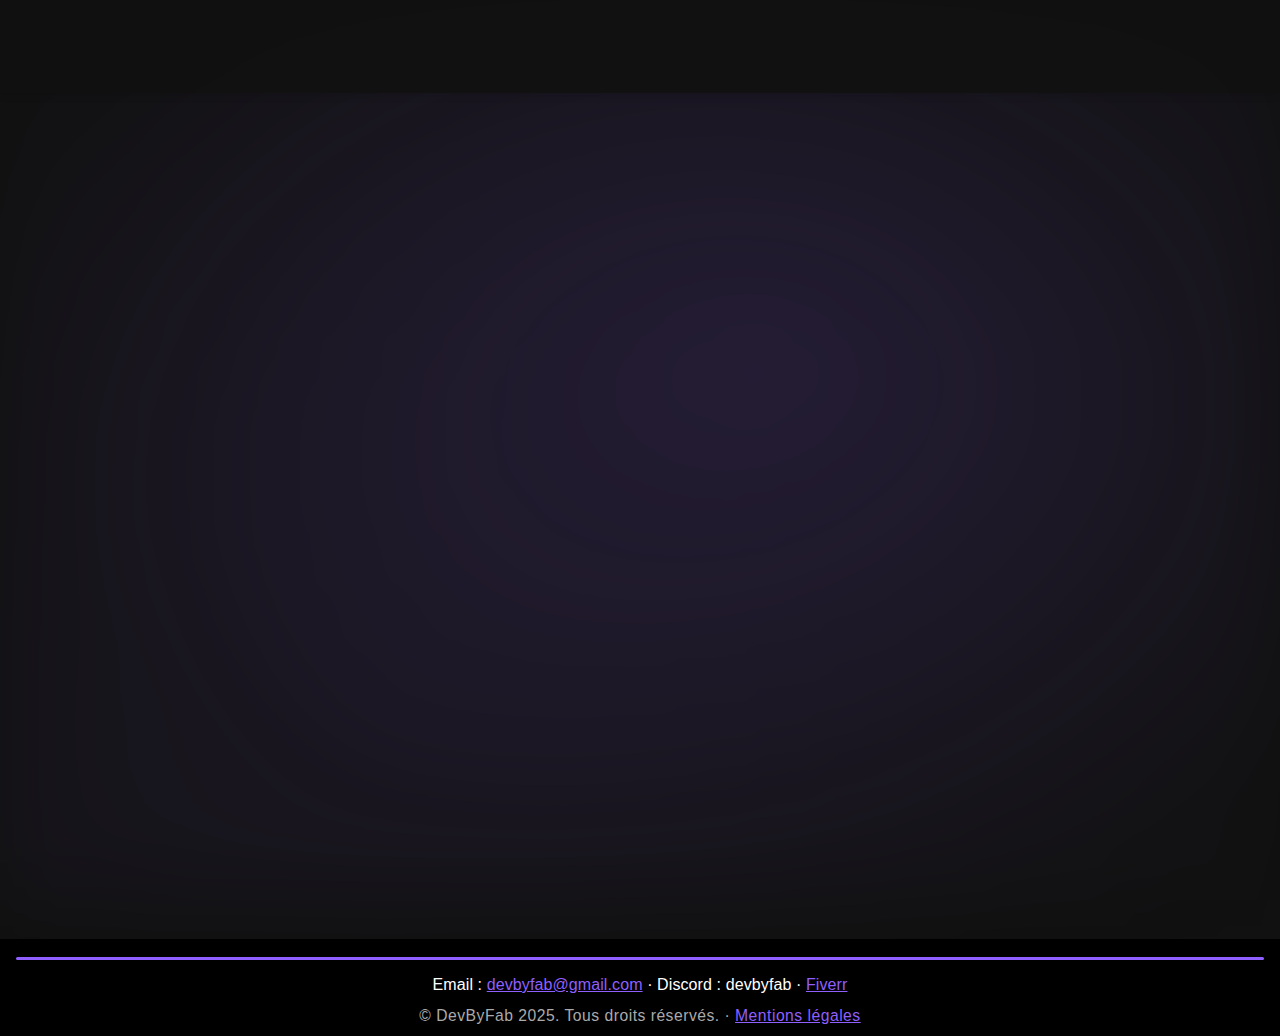
<file: index.html>
<!DOCTYPE html>
<html lang="fr">
<head>
  <meta charset="UTF-8">
  <meta name="viewport" content="width=device-width,initial-scale=1.0">
  <meta name="description" content="DevByFab — Custom Discord bots & freelance dev. Création de bots Discord sur mesure, intégrations Twitch, et solutions personnalisées en Python et web.">
  <title>DevByFab — Custom Discord bots & freelance dev</title>
  <link rel="stylesheet" href="style.css">
</head>
<body>
  <header>
    <nav>
      <a href="index.html" class="logo">
        <img src="img/Logo_Sans_Fond.png" alt="DevByFab Logo" style="height:48px;width:auto;object-fit:contain;">
      </a>
      <button class="burger-menu" aria-label="Ouvrir le menu">
        <span class="burger-lines">
          <span></span><span></span><span></span>
        </span>
      </button>
      <div class="nav-center">
        <ul>
          <li><a href="index.html" class="active">Home</a></li>
          <li><a href="about.html">À propos</a></li>
          <li><a href="services.html">Services</a></li>
          <li><a href="contact.html">Sur mesure</a></li>
        </ul>
      </div>
      <select id="lang-select" class="lang-select" aria-label="Changer la langue">
        <option value="FR" selected>FR</option>
        <option value="EN">EN</option>
        <option value="PT">PT</option>
      </select>
    </nav>
  </header>
  <main>
    <section class="hero">
      <div class="hero-content anim-fadein-left">
        <h1>DevByFab — Custom Discord bots & freelance dev</h1>
        <p>Création de bots Discord sur mesure, intégrations Twitch, et solutions personnalisées en Python et web.</p>
        <div class="cta-group anim-fadein-up">
          <a href="services.html" class="btn btn-primary">Mes services</a>
          <a href="about.html" class="btn btn-secondary">À propos de moi</a>
        </div>
      </div>
      <div class="hero-illustration anim-fadein-right">
        <img src="img/Logo_Sans_Fond.png" alt="DevByFab Logo" style="height:140px;width:auto;object-fit:contain;background:none;">
      </div>
    </section>
  </main>
  <div id="bg-anim"></div>
  <footer>
    <div class="footer-separator"></div>
    <div class="footer-content">
      <div>
        <span>Email : <a href="https://mail.google.com/mail/?view=cm&to=devbyfab@gmail.com" target="_blank" rel="noopener">devbyfab@gmail.com</a></span>
        <span>· Discord : <span class="discord-tag">devbyfab</span></span>
        <span>· <a href="https://fr.fiverr.com/s/e61Pkr4" target="_blank">Fiverr</a></span>
      </div>
      <div class="footer-copy">
        © DevByFab 2025. Tous droits réservés.
        <span> · <a href="legal.html" id="legal-link">Mentions légales</a></span>
      </div>
    </div>
  </footer>
  <script src="main.js"></script>
  <script>
  if (location.pathname.endsWith('index.html')) {
    history.replaceState(null, '', '/Home');
  }
  </script>
</body>
</html>
</body>
</html>
</file>
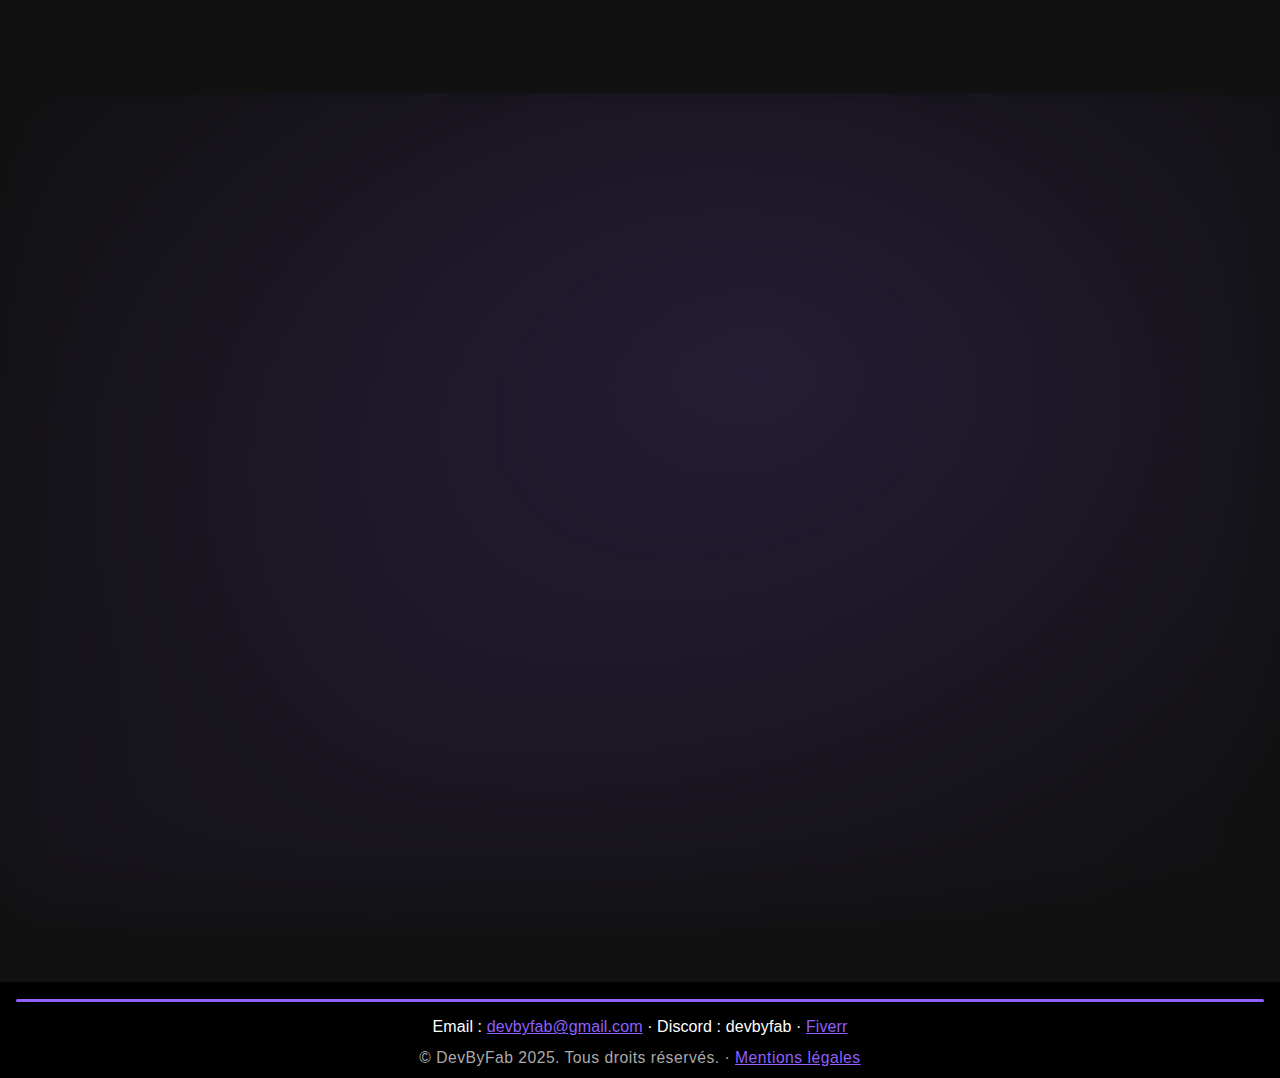
<file: about.html>
<!DOCTYPE html>
<html lang="fr">
<head>
  <meta charset="UTF-8">
  <meta name="viewport" content="width=device-width,initial-scale=1.0">
  <meta name="description" content="À propos de Fab, développeur freelance spécialisé bots Discord et web.">
  <title>À propos — DevByFab</title>
  <link rel="stylesheet" href="style.css">
</head>
<body class="about-page">
  <header>
    <nav>
      <a href="index.html" class="logo">
        <img src="img/Logo_Sans_Fond.png" alt="DevByFab Logo" style="height:48px;width:auto;object-fit:contain;">
      </a>
      <button class="burger-menu" aria-label="Ouvrir le menu">
        <span class="burger-lines">
          <span></span><span></span><span></span>
        </span>
      </button>
      <div class="nav-center">
        <ul>
          <li><a href="index.html">Home</a></li>
          <li><a href="about.html" class="active">À propos</a></li>
          <li><a href="services.html">Services</a></li>
          <li><a href="contact.html">Sur mesure</a></li>
        </ul>
      </div>
      <select id="lang-select" class="lang-select" aria-label="Changer la langue">
        <option value="FR" selected>FR</option>
        <option value="EN">EN</option>
        <option value="PT">PT</option>
      </select>
    </nav>
  </header>
  <main>
    <div class="about-block about-left">
      <div class="avatar">
        <img src="img/Logo_Sans_Fond.png" alt="DevByFab Logo" style="width:100px;height:auto;object-fit:contain;background:transparent;">
      </div>
      <div>
        <h1>À propos de moi</h1>
        <p>Développeur freelance passionné, spécialisé dans la création de bots Discord et de solutions web sur mesure. Sérieux, polyvalent et toujours à l’écoute de vos besoins.</p>
      </div>
    </div>
    <div class="about-block about-right">
      <h2>
        <span>Langages</span>
        <span>maîtrisés</span>
      </h2>
      <ul class="skills-list">
        <li><span class="icon-skill python"></span>Python</li>
        <li><span class="icon-skill html"></span>HTML</li>
        <li><span class="icon-skill css"></span>CSS</li>
        <li><span class="icon-skill js"></span>JavaScript</li>
        <li><span class="icon-skill sqlite"></span>SQLite</li>
        <li><span class="icon-skill mysql"></span>MySQL</li>
      </ul>
    </div>
    <div class="about-block about-left">
      <h2>
        <span>Style</span>
        <span>de travail</span>
      </h2>
      <ul>
        <li>Polyvalent</li>
        <li>Sérieux</li>
        <li>Posé</li>
        <li>À l’écoute</li>
      </ul>
    </div>
    <div class="about-block about-right">
      <h2>
        <span class="objectif">Objectif</span>
        <span class="futur">futur</span>
      </h2>
      <ul>
        <li>Intégrations Twitch avancées</li>
        <li>Bots Discord encore plus personnalisés</li>
        <li>Apprentissage de nouvelles technologies</li>
      </ul>
    </div>
  </main>
  <div id="bg-anim"></div>
  <footer>
    <div class="footer-separator"></div>
    <div class="footer-content">
      <div>
        <span>Email : <a href="https://mail.google.com/mail/?view=cm&to=devbyfab@gmail.com" target="_blank" rel="noopener">devbyfab@gmail.com</a></span>
        <span>· Discord : <span class="discord-tag">devbyfab</span></span>
        <span>· <a href="https://fr.fiverr.com/s/e61Pkr4" target="_blank">Fiverr</a></span>
      </div>
      <div class="footer-copy">
        © DevByFab 2024. Tous droits réservés.
        <span> · <a href="legal.html" id="legal-link">Mentions légales</a></span>
      </div>
    </div>
  </footer>
  <script src="main.js"></script>
  <script>
    if (location.pathname.endsWith('about.html')) {
      history.replaceState(null, '', '/about');
    }
  </script>
</body>
</html>
</html>
</file>
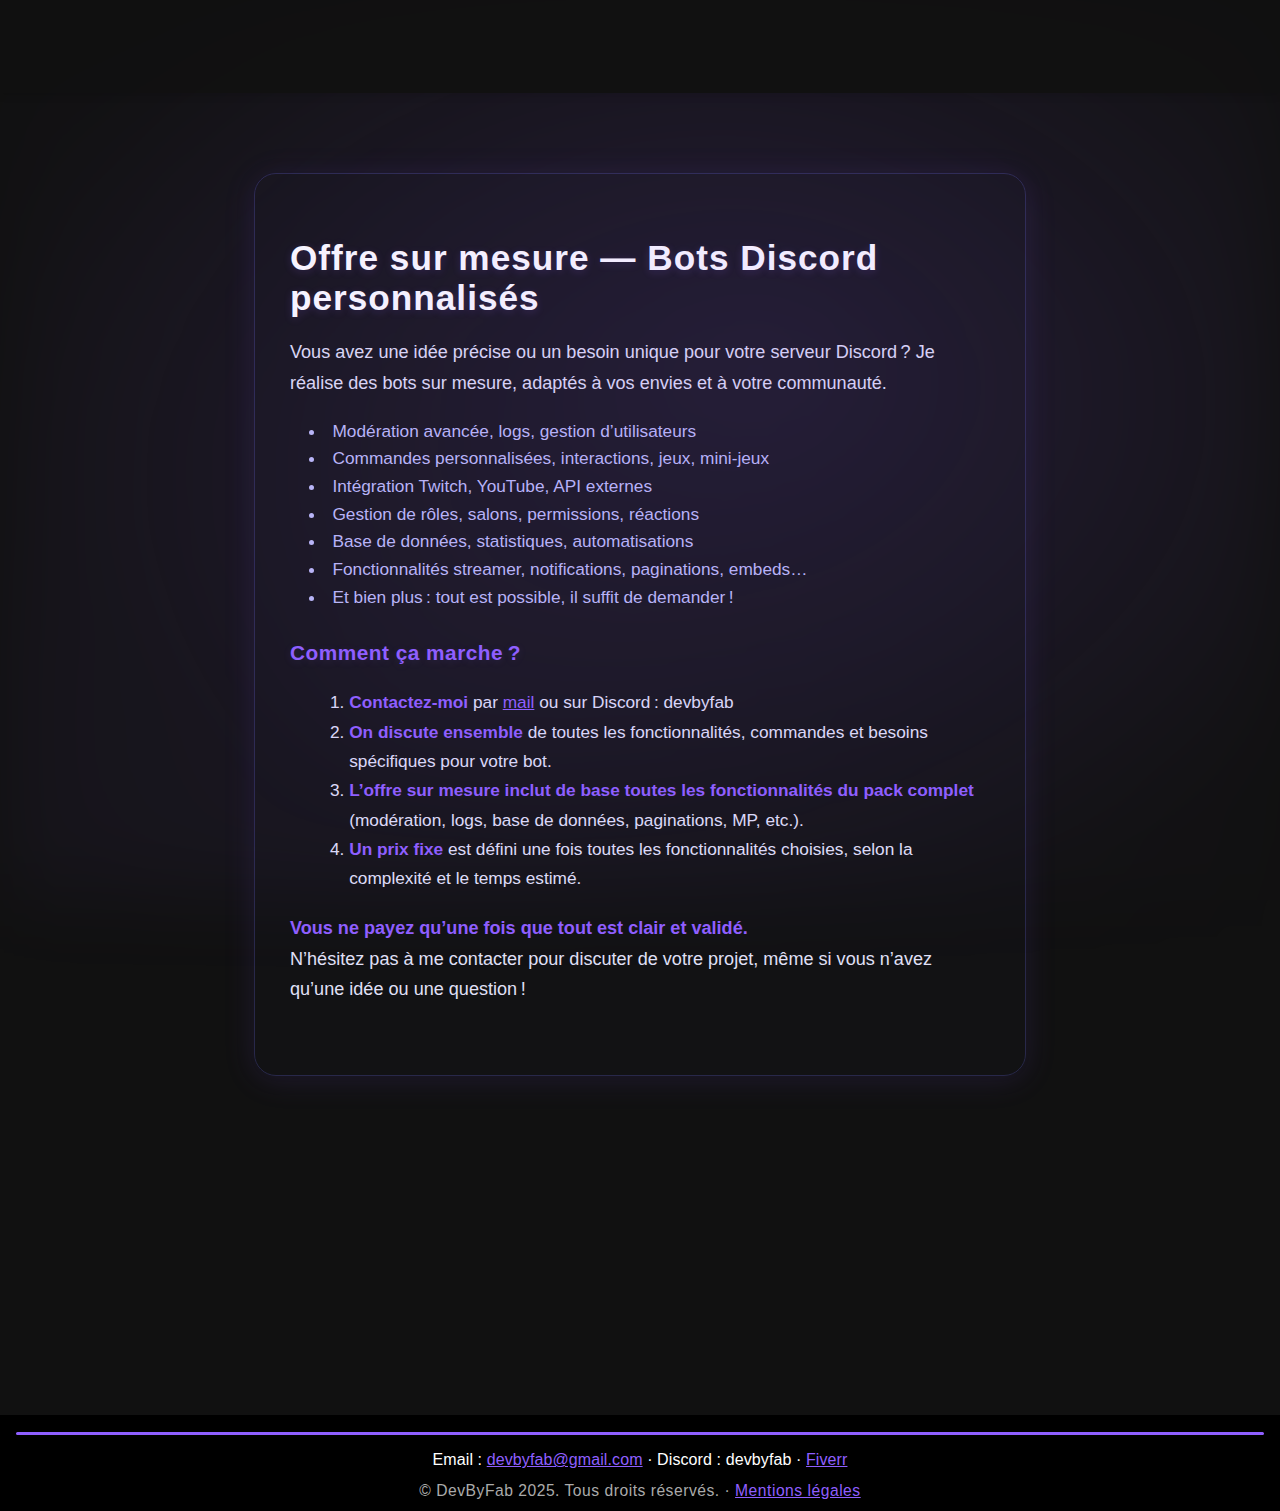
<file: contact.html>
<!DOCTYPE html>
<html lang="fr">
<head>
  <meta charset="UTF-8">
  <meta name="viewport" content="width=device-width,initial-scale=1.0">
  <meta name="description" content="Contactez DevByFab pour un devis personnalisé ou toute question sur les bots Discord et le développement web.">
  <title>Sur mesure — DevByFab</title>
  <link rel="stylesheet" href="style.css">
</head>
<body>
  <header>
    <nav>
      <a href="index.html" class="logo">
        <img src="img/Logo_Sans_Fond.png" alt="DevByFab Logo" style="height:48px;width:auto;object-fit:contain;">
      </a>
      <button class="burger-menu" aria-label="Ouvrir le menu">
        <span class="burger-lines">
          <span></span><span></span><span></span>
        </span>
      </button>
      <div class="nav-center">
        <ul>
          <li><a href="index.html">Home</a></li>
          <li><a href="about.html">À propos</a></li>
          <li><a href="services.html">Services</a></li>
          <li><a href="contact.html" class="active">Sur mesure</a></li>
        </ul>
      </div>
      <select id="lang-select" class="lang-select" aria-label="Changer la langue">
        <option value="FR" selected>FR</option>
        <option value="EN">EN</option>
        <option value="PT">PT</option>
      </select>
    </nav>
  </header>
  <main>
    <section class="contact-section">
      <h1>Offre sur mesure — Bots Discord personnalisés</h1>
      <div class="custom-bot-desc">
        <p>
          Vous avez une idée précise ou un besoin unique pour votre serveur Discord ? Je réalise des bots sur mesure, adaptés à vos envies et à votre communauté.
        </p>
        <ul>
          <li>Modération avancée, logs, gestion d’utilisateurs</li>
          <li>Commandes personnalisées, interactions, mini-jeux</li>
          <li>Intégration Twitch, YouTube, API externes</li>
          <li>Gestion de rôles, salons, permissions, réactions</li>
          <li>Base de données, statistiques, automatisations</li>
          <li>Fonctionnalités streamer, notifications, paginations, embeds…</li>
          <li>Et bien plus : tout est possible, il suffit de demander !</li>
        </ul>
        <h2>Comment ça marche ?</h2>
        <ol>
          <li>
            <b>Contactez-moi</b> par <a href="https://mail.google.com/mail/?view=cm&to=devbyfab@gmail.com" target="_blank" rel="noopener">mail</a> ou sur Discord : <span class="discord-tag">devbyfab</span>
          </li>
          <li>
            <b>On discute ensemble</b> de toutes les fonctionnalités, commandes et besoins spécifiques pour votre bot.
          </li>
          <li>
            <b>L’offre sur mesure inclut de base toutes les fonctionnalités du pack complet</b> (modération, logs, base de données, paginations, MP, etc.).
          </li>
          <li>
            <b>Un prix fixe</b> est défini une fois toutes les fonctionnalités choisies, selon la complexité et le temps estimé.
          </li>
        </ol>
        <p>
          <b>Vous ne payez qu’une fois que tout est clair et validé.</b><br>
          N’hésitez pas à me contacter pour discuter de votre projet, même si vous n’avez qu’une idée ou une question !
        </p>
      </div>
    </section>
    <section class="services-quick-contact services-contact-page">
      <span class="quick-contact-label">Contact rapide :</span>
      <span>Email : <a href="https://mail.google.com/mail/?view=cm&to=devbyfab@gmail.com" target="_blank" rel="noopener">devbyfab@gmail.com</a></span>
      <span class="quick-sep">|</span>
      <span>Discord : <span class="discord-tag">devbyfab</span></span>
      <span class="quick-sep">|</span>
      <span>Fiverr : <a href="https://fiverr.com/" target="_blank">Lien Fiverr</a></span>
    </section>
  </main>
  <div id="bg-anim"></div>
  <footer>
    <div class="footer-separator"></div>
    <div class="footer-content">
      <div>
        <span>Email : <a href="https://mail.google.com/mail/?view=cm&to=devbyfab@gmail.com" target="_blank" rel="noopener">devbyfab@gmail.com</a></span>
        <span>· Discord : <span class="discord-tag">devbyfab</span></span>
        <span>· <a href="https://fr.fiverr.com/s/e61Pkr4" target="_blank">Fiverr</a></span>
      </div>
      <div class="footer-copy">
        © DevByFab 2024. Tous droits réservés.
        <span> · <a href="legal.html" id="legal-link">Mentions légales</a></span>
      </div>
    </div>
  </footer>
  <script src="main.js"></script>
  <script>
  if (location.pathname.endsWith('contact.html')) {
    history.replaceState(null, '', '/contact');
  }
  </script>
</body>
</html>
</file>
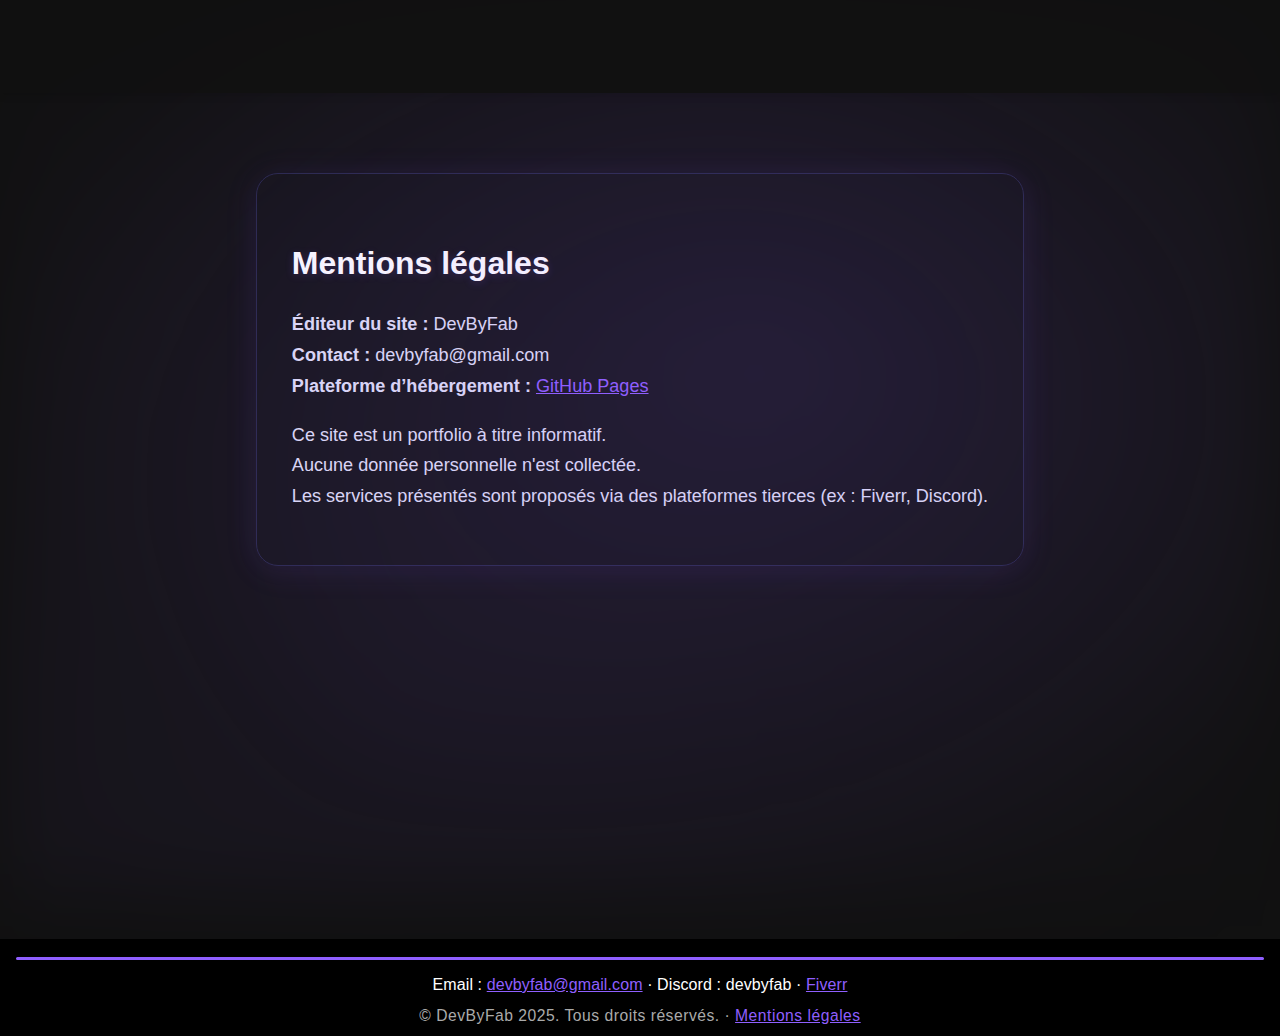
<file: legal.html>
<!DOCTYPE html>
<html lang="fr">
<head>
  <meta charset="UTF-8">
  <meta name="viewport" content="width=device-width,initial-scale=1.0">
  <meta name="description" content="Mentions légales du site DevByFab.">
  <title>Mentions légales — DevByFab</title>
  <link rel="stylesheet" href="style.css">
</head>
<body>
  <header>
    <nav>
      <a href="index.html" class="logo">
        <img src="img/Logo_Sans_Fond.png" alt="DevByFab Logo" style="height:48px;width:auto;object-fit:contain;">
      </a>
      <button class="burger-menu" aria-label="Ouvrir le menu">
        <span class="burger-lines">
          <span></span><span></span><span></span>
        </span>
      </button>
      <div class="nav-center">
        <ul>
          <li><a href="index.html">Home</a></li>
          <li><a href="about.html">À propos</a></li>
          <li><a href="services.html">Services</a></li>
          <li><a href="contact.html">Sur mesure</a></li>
        </ul>
      </div>
      <select id="lang-select" class="lang-select" aria-label="Changer la langue">
        <option value="FR" selected>FR</option>
        <option value="EN">EN</option>
        <option value="PT">PT</option>
      </select>
    </nav>
  </header>
  <main>
    <section class="legal-section">
      <h1 id="legal-title">Mentions légales</h1>
      <div id="legal-content">
        <p>
          <b>Éditeur du site :</b> DevByFab<br>
          <b>Contact :</b> devbyfab@gmail.com<br>
          <b>Plateforme d’hébergement :</b> <a href="https://pages.github.com" target="_blank">GitHub Pages</a>
        </p>
        <p>
          Ce site est un portfolio à titre informatif.<br>
          Aucune donnée personnelle n'est collectée.<br>
          Les services présentés sont proposés via des plateformes tierces (ex : Fiverr, Discord).
        </p>
      </div>
    </section>
  </main>
  <div id="bg-anim"></div>
  <footer>
    <div class="footer-separator"></div>
    <div class="footer-content">
      <div>
        <span>Email : <a href="https://mail.google.com/mail/?view=cm&to=devbyfab@gmail.com" target="_blank" rel="noopener">devbyfab@gmail.com</a></span>
        <span>· Discord : <span class="discord-tag">devbyfab</span></span>
        <span>· <a href="https://fr.fiverr.com/s/e61Pkr4" target="_blank">Fiverr</a></span>
      </div>
      <div class="footer-copy">
        © DevByFab 2024. Tous droits réservés.
        <span> · <a href="legal.html" id="legal-link">Mentions légales</a></span>
      </div>
    </div>
  </footer>
  <script src="main.js"></script>
  <script>
    if (location.pathname.endsWith('legal.html')) {
      history.replaceState(null, '', '/legal');
    }
  </script>
</body>
</html>
</file>
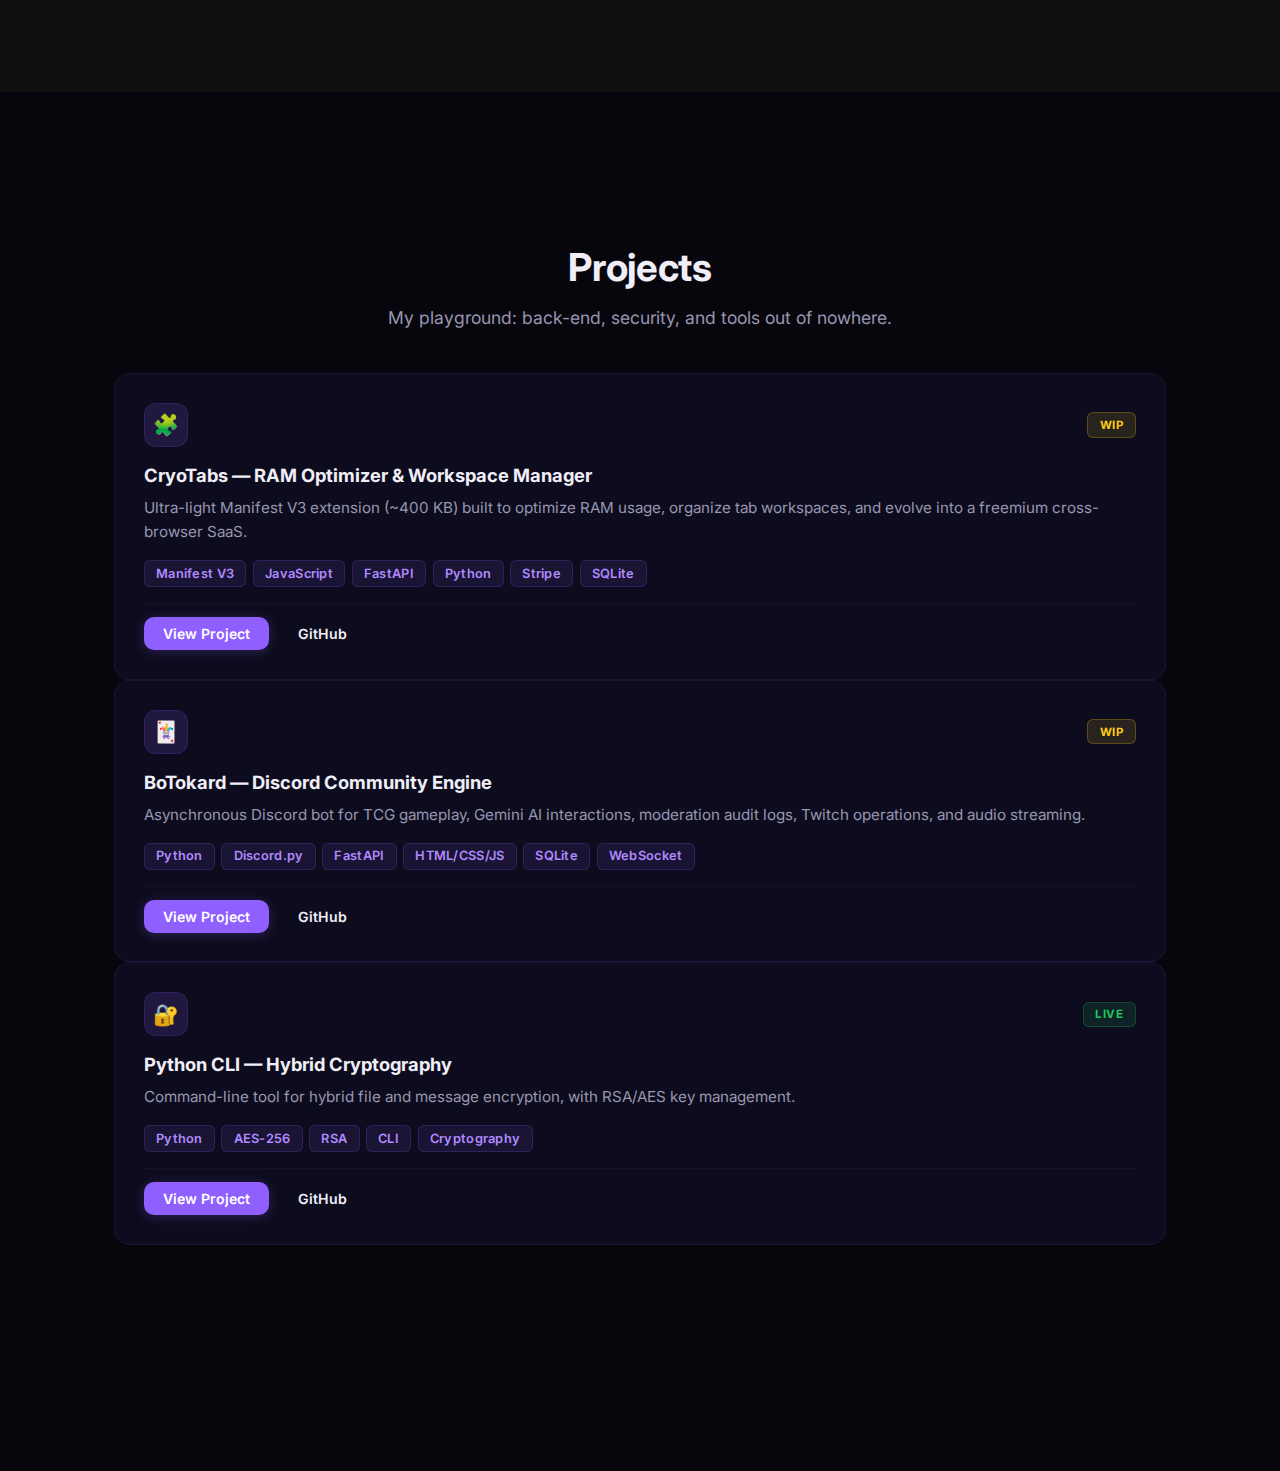
<file: projects.html>
<!DOCTYPE html>
<html lang="en">
<head>
  <meta charset="UTF-8">
  <meta name="viewport" content="width=device-width,initial-scale=1.0">
  <meta name="description" content="Projects by DevByFab — Chromium SaaS Extension, TCG Ecosystem, CLI Cryptography tool, and more.">
  <title>Projects — DevByFab</title>
  <link rel="icon" type="image/png" href="img/Logo_Sans_Fond.png">
  <link rel="preconnect" href="https://fonts.googleapis.com">
  <link rel="preconnect" href="https://fonts.gstatic.com" crossorigin>
  <link href="https://fonts.googleapis.com/css2?family=Inter:wght@400;500;600;700;800&family=Montserrat:wght@700;800&display=swap" rel="stylesheet">
  <link rel="stylesheet" href="css/base.css">
  <link rel="stylesheet" href="css/layout.css">
  <link rel="stylesheet" href="css/components.css">
  <link rel="stylesheet" href="css/pages.css">
</head>
<body>
  <header>
    <nav>
      <a href="index.html" class="logo">
        <img src="img/Logo_Sans_Fond.png" alt="DevByFab Logo" style="height:48px;width:auto;object-fit:contain;">
      </a>
      <button class="burger-menu" aria-label="Open menu">
        <span class="burger-lines">
          <span></span><span></span><span></span>
        </span>
      </button>
      <div class="nav-center">
        <ul>
          <li><a href="index.html" data-i18n="nav.home">Home</a></li>
          <li><a href="about.html" data-i18n="nav.about">About</a></li>
          <li><a href="projects.html" class="active" data-i18n="nav.projects">Projects</a></li>
          <li><a href="contact.html" data-i18n="nav.contact">Contact</a></li>
        </ul>
      </div>
    </nav>
  </header>

  <main>
    <!-- Hero / Intro -->
    <section class="page-hero">
      <h1 data-i18n="projects.title">Projects</h1>
      <p class="page-hero__subtitle" data-i18n="projects.subtitle">Full-stack, back-end and advanced tooling technical projects.</p>
    </section>

    <!-- Projects Grid — 3 cards -->
    <section class="projects__grid">
      <!-- Card 1: Extension Chromium SaaS -->
      <article class="project-card project-card--featured">
        <div class="project-card__header">
          <div class="project-card__icon">🧩</div>
          <span class="badge badge--status badge--wip">WIP</span>
        </div>
        <div class="project-card__body">
          <h2 class="project-card__title" data-i18n="projects.card1.title">Chromium SaaS Extension — Manifest V3</h2>
          <p class="project-card__desc" data-i18n="projects.card1.desc">Full browser extension with SaaS architecture, subscription system, and secure back-end API.</p>
        </div>
        <div class="project-card__tags">
          <span class="badge badge--tech">Manifest V3</span>
          <span class="badge badge--tech">JavaScript</span>
          <span class="badge badge--tech">FastAPI</span>
          <span class="badge badge--tech">Python</span>
          <span class="badge badge--tech">Stripe</span>
          <span class="badge badge--tech">SQLite</span>
        </div>
        <div class="project-card__footer">
          <a href="project/exention.html" class="btn btn--sm btn-primary" data-i18n="projects.viewProject">View Project</a>
          <a href="#" class="btn btn--sm btn-secondary" data-i18n="projects.viewGithub">GitHub</a>
        </div>
      </article>

      <!-- Card 2: TCG Ecosystem -->
      <article class="project-card">
        <div class="project-card__header">
          <div class="project-card__icon">🃏</div>
          <span class="badge badge--status badge--wip">WIP</span>
        </div>
        <div class="project-card__body">
          <h2 class="project-card__title" data-i18n="projects.card2.title">TCG Ecosystem — Web App + Discord Bot</h2>
          <p class="project-card__desc" data-i18n="projects.card2.desc">Collectible card game platform with web interface, integrated Discord bot, and real-time battle system.</p>
        </div>
        <div class="project-card__tags">
          <span class="badge badge--tech">Python</span>
          <span class="badge badge--tech">Discord.py</span>
          <span class="badge badge--tech">FastAPI</span>
          <span class="badge badge--tech">HTML/CSS/JS</span>
          <span class="badge badge--tech">SQLite</span>
          <span class="badge badge--tech">WebSocket</span>
        </div>
        <div class="project-card__footer">
          <a href="project/discordbot.html" class="btn btn--sm btn-primary" data-i18n="projects.viewProject">View Project</a>
          <a href="#" class="btn btn--sm btn-secondary" data-i18n="projects.viewGithub">GitHub</a>
        </div>
      </article>

      <!-- Card 3: CLI Crypto -->
      <article class="project-card">
        <div class="project-card__header">
          <div class="project-card__icon">🔐</div>
          <span class="badge badge--status badge--live">LIVE</span>
        </div>
        <div class="project-card__body">
          <h2 class="project-card__title" data-i18n="projects.card3.title">Python CLI — Hybrid Cryptography</h2>
          <p class="project-card__desc" data-i18n="projects.card3.desc">Command-line tool for hybrid file and message encryption, with RSA/AES key management.</p>
        </div>
        <div class="project-card__tags">
          <span class="badge badge--tech">Python</span>
          <span class="badge badge--tech">AES-256</span>
          <span class="badge badge--tech">RSA</span>
          <span class="badge badge--tech">CLI</span>
          <span class="badge badge--tech">Cryptography</span>
        </div>
        <div class="project-card__footer">
          <a href="project/clipython.html" class="btn btn--sm btn-primary" data-i18n="projects.viewProject">View Project</a>
          <a href="https://github.com/devbyfab" target="_blank" rel="noopener" class="btn btn--sm btn-secondary" data-i18n="projects.viewGithub">GitHub</a>
        </div>
      </article>
    </section>
  </main>

  <div id="bg-anim"></div>
  <footer>
    <div class="footer-separator"></div>
    <div class="footer-content">
      <div>
        <span>Email : <a href="mailto:devbyfab@gmail.com">devbyfab@gmail.com</a></span>
        <span>· Discord : <span class="discord-tag">devbyfab</span></span>
        <span>· <a href="https://github.com/devbyfab" target="_blank" rel="noopener">GitHub</a></span>
      </div>
      <div class="footer-copy">
        &copy; DevByFab 2026. <span data-i18n="footer.rights">All rights reserved.</span>
        <span> · <a href="legal.html" data-i18n="footer.legal">Legal Notice</a></span>
      </div>
    </div>
  </footer>
  <script src="js/main.js"></script>
  <script src="js/i18n.js"></script>
</body>
</html>
</file>
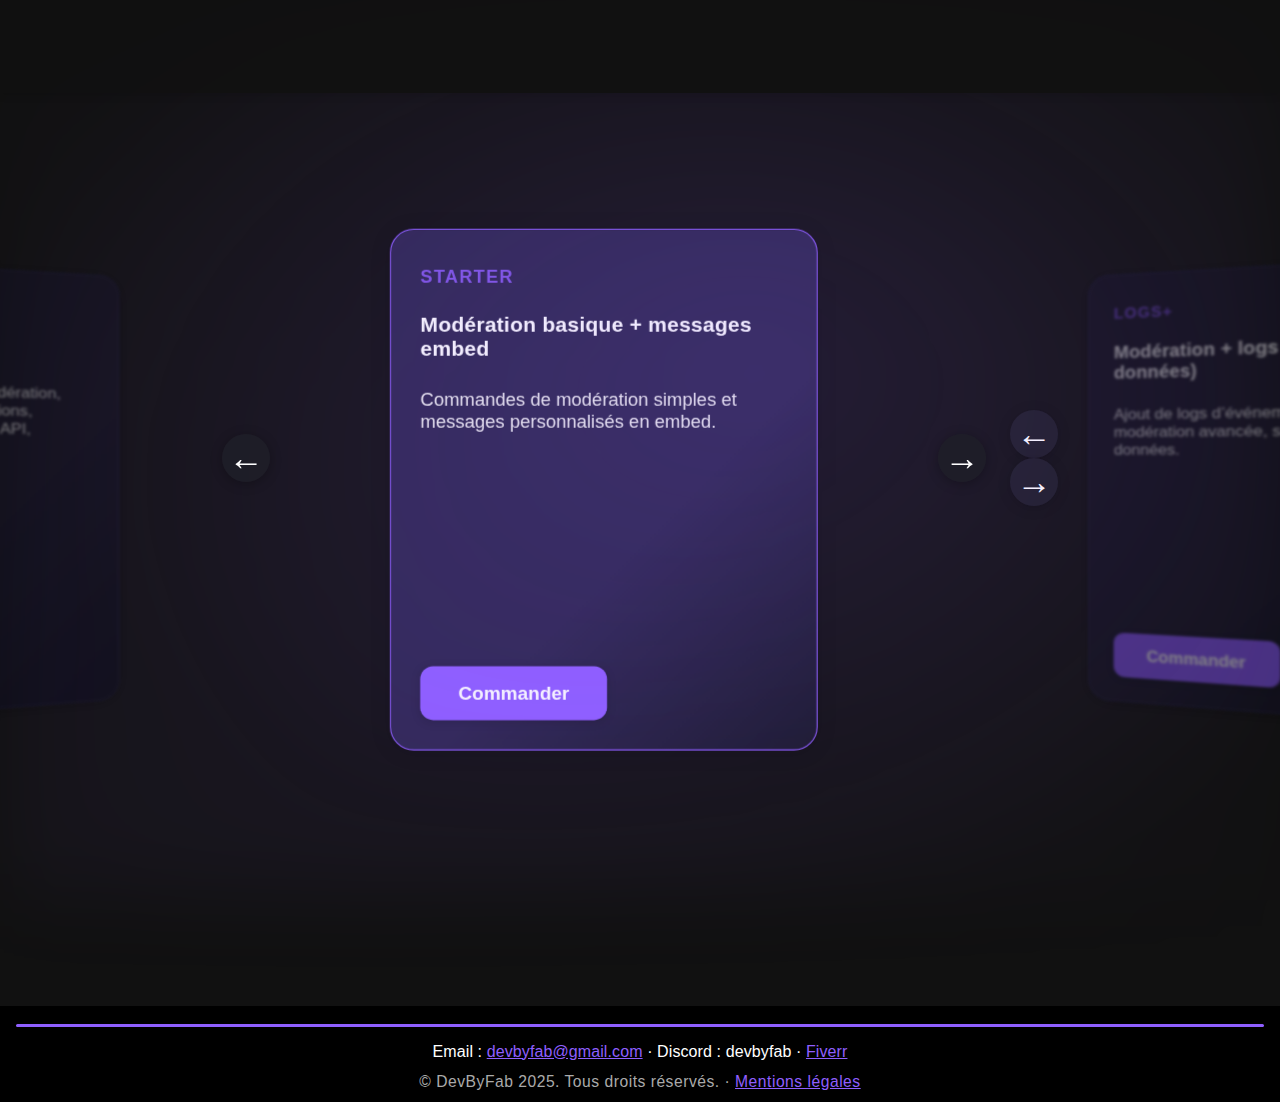
<file: services.html>
<!DOCTYPE html>
<html lang="fr">
<head>
  <meta charset="UTF-8">
  <meta name="viewport" content="width=device-width,initial-scale=1.0">
  <meta name="description" content="Services freelance de dev bot Discord custom. Découvrez mes offres et contactez-moi pour un projet sur mesure.">
  <title>Services — DevByFab</title>
  <link rel="stylesheet" href="style.css">
</head>
<body>
  <header>
    <nav>
      <a href="index.html" class="logo">
        <img src="img/Logo_Sans_Fond.png" alt="DevByFab Logo" style="height:48px;width:auto;object-fit:contain;">
      </a>
      <button class="burger-menu" aria-label="Ouvrir le menu">
        <span class="burger-lines">
          <span></span><span></span><span></span>
        </span>
      </button>
      <div class="nav-center">
        <ul>
          <li><a href="index.html">Home</a></li>
          <li><a href="about.html">À propos</a></li>
          <li><a href="services.html" class="active">Services</a></li>
          <li><a href="contact.html">Sur mesure</a></li>
        </ul>
      </div>
      <select id="lang-select" class="lang-select" aria-label="Changer la langue">
        <option value="FR" selected>FR</option>
        <option value="EN">EN</option>
        <option value="PT">PT</option>
      </select>
    </nav>
  </header>
  <main>
    <section class="services-intro">
      <h1>Service freelance, création de bots Discord sur mesure.</h1>
      <div class="services-slogan">
        Vos projets sont uniques, nos solutions authentiques.
      </div>
    </section>
    <section class="services-carousel">
      <!-- Desktop arrows -->
      <button class="carousel-arrow carousel-arrow-left" aria-label="Précédent">&#8592;</button>
      <div class="carousel-track">
        <div class="service-card carousel-card" data-index="0">
          <div class="service-title">Starter</div>
          <h2>Modération basique + messages embed</h2>
          <p>Commandes de modération simples et messages personnalisés en embed.</p>
          <a href="https://fr.fiverr.com/s/e61Pkr4" target="_blank" class="btn btn-primary">Commander</a>
        </div>
        <div class="service-card carousel-card" data-index="1">
          <div class="service-title">Logs+</div>
          <h2>Modération + logs (sans base de données)</h2>
          <p>Ajout de logs d’événements Discord, modération avancée, sans base de données.</p>
          <a href="https://fr.fiverr.com/s/e61Pkr4" target="_blank" class="btn btn-primary">Commander</a>
        </div>
        <div class="service-card carousel-card" data-index="2">
          <div class="service-title">Full Pack</div>
          <h2>Full complet (base de données, paginations, MP)</h2>
          <p>Gestion complète : base de données, paginations, messages privés, logs, modération.</p>
          <a href="https://fr.fiverr.com/s/e61Pkr4" target="_blank" class="btn btn-primary">Commander</a>
        </div>
        <div class="service-card carousel-card" data-index="3">
          <div class="service-title">Sur mesure</div>
          <h2>Sur mesure</h2>
          <p>Personnalisation complète : modération, logs, base de données, paginations, embeds, MP, intégration Twitch API, fonctionnalités streamers…</p>
          <a href="contact.html" class="btn btn-secondary">En savoir plus</a>
        </div>
      </div>
      <button class="carousel-arrow carousel-arrow-right" aria-label="Suivant">&#8594;</button>
      <!-- Mobile arrows below the card (hidden on desktop, visible only on mobile via CSS) -->
      <div class="carousel-arrows-mobile">
        <button class="carousel-arrow" id="carousel-arrow-mobile-left" aria-label="Précédent">&#8592;</button>
        <button class="carousel-arrow" id="carousel-arrow-mobile-right" aria-label="Suivant">&#8594;</button>
      </div>
    </section>
    <section class="services-quick-contact services-services-page">
      <span class="quick-contact-label">Contact rapide :</span>
      <span>Email : <a href="https://mail.google.com/mail/?view=cm&to=devbyfab@gmail.com" target="_blank" rel="noopener">devbyfab@gmail.com</a></span>
      <span class="quick-sep">|</span>
      <span>Discord : <span class="discord-tag">devbyfab</span></span>
      <span class="quick-sep">|</span>
      <span>Fiverr : <a href="https://fr.fiverr.com/s/e61Pkr4" target="_blank">Lien Fiverr</a></span>
    </section>
  </main>
  <div id="bg-anim"></div>
  <footer>
    <div class="footer-separator"></div>
    <div class="footer-content">
      <div>
        <span>Email : <a href="https://mail.google.com/mail/?view=cm&to=devbyfab@gmail.com" target="_blank" rel="noopener">devbyfab@gmail.com</a></span>
        <span>· Discord : <span class="discord-tag">devbyfab</span></span>
        <span>· <a href="https://fr.fiverr.com/s/e61Pkr4" target="_blank">Fiverr</a></span>
      </div>
      <div class="footer-copy">
        © DevByFab 2025. Tous droits réservés.
        <span> · <a href="legal.html" id="legal-link">Mentions légales</a></span>
      </div>
    </div>
  </footer>
  <script src="main.js"></script>
  <script>
    if (location.pathname.endsWith('services.html')) {
      history.replaceState(null, '', '/services');
    }
  </script>
</body>
</html>
</file>
<file: style.css>
:root {
  --bg: #111;
  --fg: #fff;
  --gray: #333;
  --gray-light: #444;
  --violet: #8f5fff;
  --violet-dark: #6a3fdc;
  --border-radius: 12px;
  --font-main: 'Inter', Arial, sans-serif;
}

html, body {
  margin: 0;
  padding: 0;
  background: var(--bg);
  color: var(--fg);
  font-family: 'Inter', 'Montserrat', Arial, sans-serif;
  min-height: 100vh;
  display: flex;
  flex-direction: column;
}

header {
  background: rgba(17,17,17,0.95);
  box-shadow: 0 2px 8px #0002;
  position: sticky;
  top: 0;
  z-index: 10;
}

nav {
  display: flex;
  align-items: center;
  justify-content: space-between;
  max-width: 1100px;
  margin: 0 auto;
  padding: 1rem 2rem;
  opacity: 0;
  transform: translateY(-32px);
  animation: nav-fadein 1.2s cubic-bezier(.77,0,.18,1) 0.1s forwards;
}

.logo {
  font-weight: bold;
  font-size: 1.3rem;
  letter-spacing: 1px;
}

nav ul {
  display: flex;
  gap: 2rem;
  list-style: none;
  margin: 0;
  padding: 0;
}

nav a {
  color: var(--fg);
  text-decoration: none;
  font-size: 1.05rem;
  padding: 0.2em 0.5em;
  border-radius: 6px;
  transition: background 0.2s;
}

nav a.active, nav a:hover {
  background: var(--gray-light);
}

main {
  max-width: 1100px; /* AUGMENTE main à 1100px au lieu de 900px */
  margin: 2.5rem auto 0 auto;
  padding: 0 1rem 2rem 1rem;
  flex: 1 0 auto;
}

/* Centrage vertical du main sur la page About */
.about-page main {
  min-height: 80vh;
  display: flex;
  flex-direction: column;
  justify-content: center;
  align-items: center;
}

/* Espacement régulier entre les blocs About (plus petit) */
.about-block {
  background: rgba(255,255,255,0.03);
  border-radius: 18px;
  box-shadow: 0 2px 16px #0001;
  margin-bottom: 1.6rem; /* réduit l'espace entre chaque bloc */
  padding: 2.2rem 2.2rem 1.7rem 2.2rem;
  width: 100%;
  max-width: 600px;
  min-width: 320px;
  box-sizing: border-box;
  transition: box-shadow 0.2s;
  position: relative;
  font-family: 'Inter', 'Montserrat', Arial, sans-serif;
  display: flex;
  flex-direction: row;
  align-items: flex-start;
  gap: 2.2rem;
  /* Animation d'entrée */
  opacity: 0;
  transform: translateY(40px);
  animation: about-fadein 1.1s cubic-bezier(.77,0,.18,1) forwards;
}
.about-block:not(:first-child) {
  /* Décalage d'animation pour effet fluide */
  animation-delay: 0.15s;
}
.about-block:nth-child(3) {
  animation-delay: 0.3s;
}
.about-block:nth-child(4) {
  animation-delay: 0.45s;
}

/* Animation d'entrée pour les blocs About */
@keyframes about-fadein {
  from { opacity: 0; transform: translateY(40px);}
  to   { opacity: 1; transform: none;}
}

/* Dernier bloc : pas de margin-bottom */
.about-block:last-child {
  margin-bottom: 0;
}

/* Corrige le flex pour les blocs About sans avatar */
.about-block > div:not(.avatar),
.about-block > h2,
.about-block > ul {
  flex: 1 1 0;
  min-width: 0;
}

/* Pour les blocs About sans avatar, garde le même alignement */
.about-block:not(.about-left) {
  align-items: flex-start;
}

/* Responsive : garde la largeur uniforme sur mobile */
@media (max-width: 700px) {
  .about-page main {
    min-height: 0;
    padding-top: 1.5rem;
    padding-bottom: 1.5rem;
  }
  .about-block {
    margin-bottom: 1.3rem;
    max-width: 98vw;
    width: 100%;
    box-sizing: border-box;
    padding: 1.2rem 0.7rem 1rem 0.7rem;
  }
}

/* Bloc Langages maîtrisés : réduit la hauteur et espace interne */
.about-block.about-right .skills-list {
  margin-top: 0.5rem;
  margin-bottom: 0.2rem;
  gap: 1rem;
}
.about-block.about-right {
  padding-top: 1.3rem;
  padding-bottom: 1.1rem;
}

/* Bloc Objectifs futurs et Langages maîtrisés : titre sur deux lignes, même style et taille que "Style de travail" */
.about-block.about-right h2,
.about-block.about-right h2 span {
  font-size: 2rem; /* même taille que les autres titres h2 */
  font-weight: 700;
  line-height: 1.1;
  color: #fff;
  letter-spacing: 0.5px;
  text-align: left;
  margin-bottom: 0.1rem;
  opacity: 1;
  margin-left: 0;
  /* ...autres styles si besoin... */
}

/* Responsive : ajuste aussi sur mobile */
@media (max-width: 700px) {
  .about-block {
    margin-bottom: 0.8rem;
    /* ...existing code... */
  }
  .about-block.about-right {
    padding-top: 0.8rem;
    padding-bottom: 0.7rem;
  }
}

.hero {
  display: flex;
  flex-wrap: wrap;
  align-items: center;
  justify-content: space-between;
  gap: 2rem;
  min-height: 60vh;
}

.hero-content {
  flex: 1 1 320px;
}

.hero-content h1 {
  font-size: 2.2rem;
  margin-bottom: 1rem;
  font-weight: 800;
  letter-spacing: 0.5px;
}

.hero-content p {
  font-size: 1.2rem;
  margin-bottom: 2rem;
  color: #ccc;
}

.cta-group {
  display: flex;
  gap: 1rem;
}

.btn {
  display: inline-block;
  padding: 0.8em 2em;
  border-radius: var(--border-radius);
  font-size: 1.1rem;
  font-weight: 600;
  text-decoration: none;
  border: none;
  cursor: pointer;
  transition: background 0.18s, transform 0.18s, box-shadow 0.18s;
  box-shadow: 0 2px 8px #0002;
}

.btn-primary {
  background: var(--violet);
  color: #fff;
}
.btn-primary:hover {
  background: var(--violet-dark);
  transform: translateY(-2px) scale(1.04);
  box-shadow: 0 4px 16px #8f5fff44;
}

.btn-secondary {
  background: var(--gray-light);
  color: var(--violet);
}
.btn-secondary:hover {
  background: var(--gray);
  color: #fff;
  transform: translateY(-2px) scale(1.04);
}

.hero-illustration {
  flex: 0 0 140px;
  display: flex;
  align-items: center;
  justify-content: center;
}

#bg-anim {
  position: fixed;
  inset: 0;
  z-index: 0;
  pointer-events: none;
  background: radial-gradient(ellipse at 60% 40%, #8f5fff22 0%, transparent 70%),
              radial-gradient(ellipse at 30% 80%, #8f5fff11 0%, transparent 80%);
  filter: blur(40px);
  animation: bgmove 12s linear infinite alternate;
}
@keyframes bgmove {
  0% { background-position: 60% 40%, 30% 80%; }
  100% { background-position: 70% 50%, 20% 70%; }
}

.about-hero {
  display: flex;
  align-items: center;
  gap: 2rem;
  margin-bottom: 2.5rem;
}
.avatar {
  flex: 0 0 110px;
  border-radius: 50%;
  overflow: hidden;
  background: var(--gray-light);
  display: flex;
  align-items: center;
  justify-content: center;
}

.about-hero h1 {
  margin-bottom: 0.7rem;
  font-size: 2rem;
}
.about-hero p {
  color: #ccc;
  font-size: 1.1rem;
}

.about-skills, .about-style, .about-goals {
  margin-bottom: 2rem;
}
.skills-list {
  display: flex;
  flex-wrap: wrap;
  gap: 1.5rem;
  list-style: none;
  padding: 0;
  margin: 1rem 0 0 0;
}
.skills-list li {
  display: flex;
  align-items: center;
  gap: 0.6em;
  font-size: 1.1rem;
}
.icon-skill {
  width: 22px;
  height: 22px;
  display: inline-block;
  background-size: contain;
  background-repeat: no-repeat;
  filter: grayscale(1) brightness(1.5) sepia(1) hue-rotate(260deg) saturate(2);
}
.icon-skill.python { background-image: url('data:image/svg+xml;utf8,<svg fill="gray" viewBox="0 0 32 32" xmlns="http://www.w3.org/2000/svg"><rect width="32" height="32" rx="8" fill="gray"/><text x="8" y="22" font-size="16" fill="white">Py</text></svg>'); }
.icon-skill.css {
  background-image: url('data:image/svg+xml;utf8,<svg fill="gray" viewBox="0 0 32 32" xmlns="http://www.w3.org/2000/svg"><rect width="32" height="32" rx="8" fill="gray"/><text x="16" y="20" font-size="16" fill="white" text-anchor="middle" dominant-baseline="middle" font-family="Montserrat,Arial,sans-serif">CSS</text></svg>');
  background-position: center;
  background-repeat: no-repeat;
  background-size: contain;
}
.icon-skill.html {
  background-image: url('data:image/svg+xml;utf8,<svg fill="gray" viewBox="0 0 32 32" xmlns="http://www.w3.org/2000/svg"><rect width="32" height="32" rx="8" fill="gray"/><text x="16" y="20" font-size="16" fill="white" text-anchor="middle" dominant-baseline="middle" font-family="Montserrat,Arial,sans-serif">HT5</text></svg>');
  background-position: center;
  background-repeat: no-repeat;
  background-size: contain;
}
.icon-skill.js { background-image: url('data:image/svg+xml;utf8,<svg fill="gray" viewBox="0 0 32 32" xmlns="http://www.w3.org/2000/svg"><rect width="32" height="32" rx="8" fill="gray"/><text x="10" y="22" font-size="16" fill="white">JS</text></svg>'); }
.icon-skill.sqlite { background-image: url('data:image/svg+xml;utf8,<svg fill="gray" viewBox="0 0 32 32" xmlns="http://www.w3.org/2000/svg"><rect width="32" height="32" rx="8" fill="gray"/><text x="2" y="22" font-size="16" fill="white">SQLite</text></svg>'); }
.icon-skill.mysql {
  /* Utilise le même logo que SQLite */
  background-image: url('data:image/svg+xml;utf8,<svg fill="gray" viewBox="0 0 32 32" xmlns="http://www.w3.org/2000/svg"><rect width="32" height="32" rx="8" fill="gray"/><text x="2" y="22" font-size="16" fill="white">SQLite</text></svg>');
  background-position: center;
  background-repeat: no-repeat;
  background-size: contain;
}

.about-style ul, .about-goals ul {
  list-style: disc inside;
  margin: 0.5rem 0 0 1rem;
  color: #ccc;
  font-size: 1.05rem;
}

/* Centrage et style pour l'intro des services */
.services-intro {
  text-align: center;
  margin-bottom: 2.2rem;
}

.services-intro h1 {
  font-size: 2.1rem;
  font-weight: 800;
  letter-spacing: 0.5px;
  margin-bottom: 1.1rem;
  margin-top: 0;
}

.services-intro .services-slogan {
  font-size: 1.18rem;
  color: #bdbdbd;
  font-weight: 500;
  margin-bottom: 0;
  margin-top: -0.7rem;
  letter-spacing: 0.1px;
}

/* Nouvelle grille de cartes services avec couleurs personnalisées */
.services-cards {
  display: flex;
  flex-direction: row;
  justify-content: center;
  align-items: stretch;
  gap: 2.2rem;
  margin-bottom: 2.5rem;
  flex-wrap: wrap;
}

.service-card {
  background: linear-gradient(135deg, #232234 60%, #181828 100%);
  border-radius: 18px;
  box-shadow: 0 2px 18px #0003;
  padding: 2.1rem 1.7rem 1.7rem 1.7rem;
  min-width: 240px;
  max-width: 320px;
  width: 100%;
  display: flex;
  flex-direction: column;
  align-items: flex-start;
  gap: 1.1rem;
  position: relative;
  transition: transform 0.22s cubic-bezier(.77,0,.18,1), box-shadow 0.22s, background 0.22s;
  border: 1.5px solid #28284a;
}

.service-card:hover {
  transform: translateY(-10px) scale(1.035);
  box-shadow: 0 8px 32px #8f5fff33, 0 2px 18px #0005;
  background: linear-gradient(135deg, #2d2650 60%, #181828 100%);
  border-color: var(--violet);
}

.service-card .service-title {
  font-size: 1.05rem;
  font-weight: 700;
  color: var(--violet);
  letter-spacing: 1.2px;
  text-transform: uppercase;
  margin-bottom: 0.3rem;
  opacity: 0.85;
}

.service-card h2 {
  font-size: 1.22rem;
  color: #fff;
  margin: 0 0 0.5rem 0;
  font-weight: 700;
  letter-spacing: 0.2px;
}

.service-card p {
  color: #eee;
  flex: 1;
  font-size: 1.07rem;
  margin: 0 0 0.7rem 0;
}

.service-card .btn {
  align-self: flex-start;
  margin-top: 0.5rem;
}

/* Responsive : passe en colonne sur mobile */
@media (max-width: 1100px) {
  .services-cards {
    flex-wrap: wrap;
    gap: 1.3rem;
  }
  .service-card {
    min-width: 220px;
    max-width: 98vw;
  }
}
@media (max-width: 700px) {
  .services-cards {
    flex-direction: column;
    align-items: center;
    gap: 1.1rem;
  }
  .service-card {
    width: 100%;
    min-width: 0;
    max-width: 98vw;
  }
}

/* Animation d'entrée pour la barre de menu */
nav {
  opacity: 0;
  transform: translateY(-32px);
  animation: nav-fadein 1.2s cubic-bezier(.77,0,.18,1) 0.1s forwards;
}

@keyframes nav-fadein {
  to {
    opacity: 1;
    transform: none;
  }
}

/* Animations d'entrée Home (plus smooth, plus lent) */
.anim-fadein-left {
  opacity: 0;
  transform: translateX(-40px);
  animation: fadein-left 1.5s cubic-bezier(.77,0,.18,1) 0.3s forwards;
}
.anim-fadein-right {
  opacity: 0;
  transform: translateX(40px);
  animation: fadein-right 1.5s cubic-bezier(.77,0,.18,1) 0.6s forwards;
}
.anim-fadein-up {
  opacity: 0;
  transform: translateY(30px);
  animation: fadein-up 1.2s cubic-bezier(.77,0,.18,1) 1.0s forwards;
}

@keyframes fadein-left {
  80% {
    opacity: 1;
    transform: translateX(4px);
  }
  100% {
    opacity: 1;
    transform: none;
  }
}
@keyframes fadein-right {
  80% {
    opacity: 1;
    transform: translateX(-4px);
  }
  100% {
    opacity: 1;
    transform: none;
  }
}
@keyframes fadein-up {
  80% {
    opacity: 1;
    transform: translateY(-2px);
  }
  100% {
    opacity: 1;
    transform: none;
  }
}

/* Animation d'entrée pour le titre et slogan */
@keyframes fadein-title {
  0% { opacity: 0; transform: translateY(-32px);}
  100% { opacity: 1; transform: none;}
}
.services-intro h1,
.services-intro .services-slogan {
  opacity: 0;
  animation: fadein-title 1s cubic-bezier(.77,0,.18,1) 0.1s forwards;
}
.services-intro .services-slogan {
  animation-delay: 0.35s;
}

/* Animation d'entrée pour le contact rapide */
@keyframes fadein-contact {
  0% { opacity: 0; transform: translateY(32px);}
  100% { opacity: 1; transform: none;}
}
.services-quick-contact {
  opacity: 0;
  animation: fadein-contact 1s cubic-bezier(.77,0,.18,1) 1.1s forwards;
}

/* Pour forcer le scroll et "pousser" le footer plus bas sur desktop */
@media (min-width: 801px) {
  main {
    min-height: 80vh;
  }
}

/* Pour mobile/tablette, on garde le responsive naturel */
@media (max-width: 800px) {
  .hero, .about-hero, .services-cards {
    flex-direction: column;
    align-items: stretch;
  }
  nav {
    flex-direction: column;
    gap: 1rem;
  }
  main {
    padding: 0 0.5rem 2rem 0.5rem;
    min-height: 0; /* Pas de min-height forcé sur mobile */
  }
}
@media (max-width: 500px) {
  .hero-content h1, .about-hero h1 {
    font-size: 1.2rem;
  }
  .service-card {
    padding: 1.2rem 0.7rem;
  }
}

/* Police plus pro pour la page About */
body, html {
  font-family: 'Inter', 'Montserrat', Arial, sans-serif;
}

/* Bloc escalier About - corrections alignement, avatar, espacements */
.about-block {
  background: rgba(255,255,255,0.03);
  border-radius: 18px;
  box-shadow: 0 2px 16px #0001;
  margin-bottom: 1.6rem; /* réduit l'espace entre chaque bloc */
  padding: 2.2rem 2.2rem 1.7rem 2.2rem;
  width: 100%;
  max-width: 600px;
  min-width: 320px;
  box-sizing: border-box;
  transition: box-shadow 0.2s;
  position: relative;
  font-family: 'Inter', 'Montserrat', Arial, sans-serif;
  display: flex;
  flex-direction: row;
  align-items: flex-start;
  gap: 2.2rem;
  /* Animation d'entrée */
  opacity: 0;
  transform: translateY(40px);
  animation: about-fadein 1.1s cubic-bezier(.77,0,.18,1) forwards;
}
.about-block:not(:first-child) {
  /* Décalage d'animation pour effet fluide */
  animation-delay: 0.15s;
}
.about-block:nth-child(3) {
  animation-delay: 0.3s;
}
.about-block:nth-child(4) {
  animation-delay: 0.45s;
}

/* Animation d'entrée pour les blocs About */
@keyframes about-fadein {
  from { opacity: 0; transform: translateY(40px);}
  to   { opacity: 1; transform: none;}
}

/* Dernier bloc : pas de margin-bottom */
.about-block:last-child {
  margin-bottom: 0;
}

/* Responsive : garde le centrage et l'espacement sur mobile */
@media (max-width: 700px) {
  .about-page main {
    min-height: 0;
    padding-top: 1.5rem;
    padding-bottom: 1.5rem;
  }
  .about-block {
    margin-bottom: 0.8rem;
    max-width: 98vw;
    width: 100%;
    box-sizing: border-box;
    padding: 1.2rem 0.7rem 1rem 0.7rem;
  }
  .about-block.about-right {
    padding-top: 0.8rem;
    padding-bottom: 0.7rem;
  }
}

/* Bloc "À propos de moi" : titre plus gros, inchangé */
.about-block.about-left h1 {
  font-size: 2rem;
  font-family: 'Montserrat', 'Inter', Arial, sans-serif;
  font-weight: 800;
  letter-spacing: 0.5px;
  margin: 0 0 0.7rem 0;
}

/* Titres des autres blocs About (2 lignes, centrés verticalement, plus petit) */
.about-block:not(.about-left) {
  align-items: center;
}
.about-block:not(.about-left) h2 {
  display: flex;
  flex-direction: column;
  justify-content: center;
  align-items: flex-start;
  font-family: 'Montserrat', 'Inter', Arial, sans-serif;
  font-size: 1.18rem;
  font-weight: 700;
  letter-spacing: 0.5px;
  color: #fff;
  line-height: 1.13;
  margin: 0 0 0.2rem 0;
  min-width: 120px;
}
.about-block:not(.about-left) h2 span {
  display: block;
  text-align: left;
  font-size: inherit;
  font-weight: inherit;
  color: inherit;
  letter-spacing: inherit;
  opacity: 1;
  margin-left: 0;
}

/* Bloc "Style de travail" : titre sur 2 lignes, centré verticalement, même style que les autres (sauf "À propos de moi") */
.about-block.about-left h2 {
  display: flex;
  flex-direction: column;
  justify-content: center;
  align-items: flex-start;
  font-family: 'Montserrat', 'Inter', Arial, sans-serif;
  font-size: 1.18rem;
  font-weight: 700;
  letter-spacing: 0.5px;
  color: #fff;
  line-height: 1.13;
  margin: 0 0 0.2rem 0;
  min-width: 120px;
}
.about-block.about-left h2 span {
  display: block;
  text-align: left;
  font-size: inherit;
  font-weight: inherit;
  color: inherit;
  letter-spacing: inherit;
  opacity: 1;
  margin-left: 0;
}
.about-block.about-left {
  align-items: center;
}

/* Liste stylée et compacte pour Style de travail et Objectif futur */

.about-block.about-left ul,
.about-block.about-right ul:not(.skills-list) {
  list-style: none;
  padding: 0;
  margin: 0.5rem 0 0 0;
  display: grid;
  grid-template-columns: repeat(2, 1fr);
  gap: 0.2rem 1.2rem;
}

.about-block.about-left ul li,
.about-block.about-right ul:not(.skills-list) li {
  position: relative;
  padding-left: 1.1em;
  font-size: 1.05rem;
  color: #e0e0e0;
  font-family: 'Inter', 'Montserrat', Arial, sans-serif;
  line-height: 1.45;
  letter-spacing: 0.05px;
  margin-bottom: 0;
}

.about-block.about-left ul li::before {
  content: '';
  position: absolute;
  left: 0.1em;
  top: 0.32em;
  /* Pas de transform, juste un top adapté */
  width: 0.45em;
  height: 0.45em;
  border-radius: 50%;
  background: linear-gradient(135deg, #8f5fff 60%, #6a3fdc 100%);
  box-shadow: 0 1px 4px #8f5fff22;
  display: inline-block;
  vertical-align: middle;
}

.about-block.about-right ul:not(.skills-list) li::before {
  content: '';
  position: absolute;
  left: 0.1em;
  top: 0.48em;
  /* Pas de transform, juste un top adapté */
  width: 0.45em;
  height: 0.45em;
  border-radius: 50%;
  background: linear-gradient(135deg, #8f5fff 60%, #6a3fdc 100%);
  box-shadow: 0 1px 4px #8f5fff22;
  display: inline-block;
  vertical-align: middle;
}

/* Responsive : repasse en colonne unique sur mobile */
@media (max-width: 500px) {
  .about-block.about-left ul,
  .about-block.about-right ul:not(.skills-list) {
    grid-template-columns: 1fr;
    gap: 0.2rem 0;
  }
}

/* Bloc Langages maîtrisés : grille 2 colonnes, alignement et fond plus foncé */
.about-block.about-right .skills-list {
  display: grid;
  grid-template-columns: repeat(2, 1fr);
  gap: 0.3rem 1.2rem;
  background: rgba(30, 30, 40, 0.22);
  border-radius: 10px;
  padding: 0.7rem 0.5rem 0.7rem 0.5rem;
  margin-top: 0.5rem;
  margin-bottom: 0.2rem;
  align-items: center;
  justify-items: start;
}

.about-block.about-right .skills-list li {
  display: flex;
  align-items: center;
  gap: 0.55em;
  font-size: 1.08rem;
  color: #e0e0e0;
  font-family: 'Inter', 'Montserrat', Arial, sans-serif;
  line-height: 1.4;
  letter-spacing: 0.05px;
  margin-bottom: 0;
  padding: 0.1em 0;
}

.about-block.about-right .skills-list li .icon-skill {
  width: 24px;
  height: 24px;
  min-width: 24px;
  min-height: 24px;
  display: flex;
  align-items: center;
  justify-content: center;
  background-color: #232234;
  border-radius: 6px;
  box-shadow: 0 1px 4px #0002;
  margin-right: 0.3em;
  margin-left: 0;
  /* accentue le contraste */
  filter: grayscale(0.1) brightness(1.2) drop-shadow(0 1px 2px #0004);
}

/* Responsive : repasse en colonne unique sur mobile */
@media (max-width: 500px) {
  .about-block.about-right .skills-list {
    grid-template-columns: 1fr;
    gap: 0.2rem 0;
    justify-items: start;
  }
}

/* ----------- PAGE CONTACT (Sur mesure) ----------- */
.contact-section {
  max-width: 700px;
  margin: 2.5rem auto 0 auto;
  background: rgba(30,30,40,0.18);
  border-radius: 22px;
  box-shadow: 0 4px 32px #8f5fff22, 0 2px 18px #0003;
  padding: 2.5rem 2.2rem 2.2rem 2.2rem;
  position: relative;
  animation: fadein-contact 1.1s cubic-bezier(.77,0,.18,1) 0.2s both;
  border: 1.5px solid #28284a;
}
.contact-section h1 {
  font-size: 2.2rem;
  font-weight: 800;
  color: #fff;
  letter-spacing: 1px;
  margin-bottom: 1.2rem;
  text-shadow: 0 2px 8px #8f5fff33;
  font-family: 'Montserrat', Arial, sans-serif;
  animation: fadein-title 1.1s cubic-bezier(.77,0,.18,1) 0.1s both;
}
.custom-bot-desc {
  font-size: 1.13rem;
  color: #e0e0f7;
  margin-bottom: 2.2rem;
  line-height: 1.7;
  animation: fadein-up 1.2s cubic-bezier(.77,0,.18,1) 0.3s both;
}
.custom-bot-desc ul {
  margin: 1.2rem 0 1.2rem 1.2rem;
  padding: 0;
  color: #bdbdf7;
  font-size: 1.08rem;
  list-style: disc inside;
  line-height: 1.6;
}
.custom-bot-desc h2 {
  font-size: 1.3rem;
  color: #8f5fff;
  margin-top: 1.5rem;
  margin-bottom: 0.7rem;
  font-weight: 700;
  letter-spacing: 0.5px;
  text-shadow: 0 2px 8px #8f5fff22;
}
.custom-bot-desc ol {
  margin: 1.1rem 0 1.2rem 1.2rem;
  color: #e0e0fa;
  font-size: 1.08rem;
  line-height: 1.7;
}
.custom-bot-desc b {
  color: #8f5fff;
  font-weight: 700;
}
.custom-bot-desc a {
  color: #8f5fff;
  text-decoration: underline;
  transition: color 0.18s;
}
.custom-bot-desc a:hover {
  color: #fff;
}

/* Contact rapide bloc (identique à services) */
.services-quick-contact {
  width: 100%;
  max-width: 700px;
  margin: 2.5rem auto 0 auto;
  padding: 1.1rem 2rem;
  background: rgba(255,255,255,0.09);
  border-radius: 32px;
  box-shadow: 0 2px 12px #0001;
  display: flex;
  align-items: center;
  justify-content: center;
  gap: 1.2rem;
  font-size: 1.13rem;
  color: #e0e0e0;
  font-family: 'Inter', 'Montserrat', Arial, sans-serif;
  min-height: 0;
  border: 1.5px solid rgba(140,140,255,0.13);
  transition: box-shadow 0.18s, background 0.18s;
  animation: fadein-contact 1s cubic-bezier(.77,0,.18,1) 1.1s both;
  margin-bottom: 1.2rem;
}
.services-quick-contact a {
  color: #8f5fff;
  text-decoration: underline;
  transition: color 0.18s;
}
.services-quick-contact a:hover {
  color: #fff;
}
.services-quick-contact .discord-tag {
  color: #bdbdf7;
  font-weight: 500;
  letter-spacing: 0.2px;
}
.services-quick-contact .quick-contact-label {
  font-weight: 700;
  color: #fff;
  opacity: 0.85;
  margin-right: 0.7rem;
}
.services-quick-contact .quick-sep {
  color: #aaa;
  opacity: 0.5;
  margin: 0 0.7rem;
  font-weight: 700;
  font-size: 1.1em;
}
@media (max-width: 700px) {
  .contact-section, .services-quick-contact {
    padding: 1.1rem 0.7rem 1rem 0.7rem;
    border-radius: 16px;
  }
  .services-quick-contact {
    flex-direction: column;
    align-items: flex-start;
    gap: 0.4rem;
    font-size: 1rem;
  }
  .services-quick-contact .quick-sep {
    display: none;
  }
}

/* Animations déjà présentes dans le fichier, mais on les rappelle ici pour clarté */
@keyframes fadein-title {
  0% { opacity: 0; transform: translateY(-32px);}
  100% { opacity: 1; transform: none;}
}
@keyframes fadein-contact {
  0% { opacity: 0; transform: translateY(32px);}
  100% { opacity: 1; transform: none;}
}
@keyframes fadein-up {
  0% { opacity: 0; transform: translateY(30px);}
  100% { opacity: 1; transform: none;}
}

/* Pour mobile : ajustements spécifiques à la page de contact */
@media (max-width: 700px) {
  .contact-section {
    padding: 1.1rem 0.7rem;
    border-radius: 16px;
  }
  .contact-section h1 {
    font-size: 1.8rem;
  }
  .custom-bot-desc {
    font-size: 1rem;
    margin-bottom: 1.5rem;
  }
  .custom-bot-desc ul {
    margin-left: 0.7rem;
  }
  .services-quick-contact {
    flex-direction: column;
    align-items: flex-start;
    gap: 0.4rem;
    font-size: 1rem;
    padding: 0.7rem 1rem;
    border-radius: 18px;
  }
  .services-quick-contact .quick-sep {
    display: none;
  }
}

/* Footer : styles généraux et animation d'entrée */
footer {
  width: 100%;
  position: static;
  left: unset;
  right: unset;
  margin-left: 0;
  margin-right: 0;
  background: #000;
  color: #fff;
  padding: 1.1rem 1rem 0.7rem 1rem; /* Hauteur réduite */
  font-size: 1rem;
  letter-spacing: 0.1px;
  flex-shrink: 0;
  box-sizing: border-box;
  margin-top: 54px;
  overflow-x: hidden;
  opacity: 0;
  transform: translateY(40px);
  transition: opacity 0.7s cubic-bezier(.77,0,.18,1), transform 0.7s cubic-bezier(.77,0,.18,1);
}

footer.footer-visible {
  opacity: 1;
  transform: translateY(0);
}

.footer-separator {
  height: 3px;
  width: 100%;
  position: relative;
  left: 0;
  transform: none;
  background: linear-gradient(90deg, transparent 0 0%, var(--violet) 0% 100%, transparent 100% 100%);
  border-radius: 2px;
  margin: 0 0 1rem 0;
  top: 0;
  z-index: 1;
}

.footer-content {
  max-width: 900px;
  margin: 1rem auto 0 auto;
  text-align: center;
  display: flex;
  flex-direction: column;
  gap: 0.5rem;
  position: relative;
  z-index: 2;
}

.footer-content a {
  color: var(--violet);
  text-decoration: underline;
  transition: color 0.18s;
}
.footer-content a:hover {
  color: var(--violet-dark);
}

.footer-copy {
  font-size: 0.98rem;
  color: #aaa;
  margin-top: 0.3rem;
  letter-spacing: 0.5px;
}

@media (max-width: 600px) {
  .footer-content {
    font-size: 0.98rem;
    gap: 0.3rem;
  }
  .footer-separator {
    margin-bottom: 0;
  }
}

/* Scrollbar custom (Webkit: Chrome, Edge, Safari) */
::-webkit-scrollbar {
  width: 6px;
  background: #181828;
}
::-webkit-scrollbar-thumb {
  background: linear-gradient(180deg, #4e2e8e 0%, #2d1a4d 100%);
  border-radius: 8px;
  min-height: 40px;
  border: 2px solid #181828;
}
::-webkit-scrollbar-thumb:hover {
  background: linear-gradient(180deg, #3a226a 0%, #2d1a4d 100%);
}

/* Scrollbar custom (Firefox) */
html {
  scrollbar-width: thin;
  scrollbar-color: #3a226a #181828;
}

/* Style custom pour le select langue*/
.lang-select {
  background: var(--violet);
  color: #fff;
  border: none;
  border-radius: 6px;
  padding: 0.4em 1em;
  font-weight: bold;
  cursor: pointer;
  margin-left: 1.5rem;
  font-size: 1rem;
  /* Transition spécifique - ne pas affecter background-image */
  transition: background-color 0.2s, transform 0.2s;
  box-shadow: 0 2px 8px #0002;
  outline: none;
  min-width: 60px;
  text-align: center;
  -webkit-appearance: none;
  -moz-appearance: none;
  appearance: none;
  /* Flèche avec !important pour forcer */
  background-image: url("data:image/svg+xml;utf8,<svg fill='white' height='16' viewBox='0 0 20 20' width='16' xmlns='http://www.w3.org/2000/svg'><path d='M7 7l3 3 3-3' stroke='white' stroke-width='2' fill='none' stroke-linecap='round'/></svg>") !important;
  background-repeat: no-repeat !important;
  background-position: right 0.7em center !important;
  background-size: 1.1em !important;
  padding-right: 2.2em !important;
}

.lang-select:hover, .lang-select:focus {
  background-color: var(--violet-dark);
  transform: scale(1.07);
  /* Maintenir la flèche même pendant hover */
  background-image: url("data:image/svg+xml;utf8,<svg fill='white' height='16' viewBox='0 0 20 20' width='16' xmlns='http://www.w3.org/2000/svg'><path d='M7 7l3 3 3-3' stroke='white' stroke-width='2' fill='none' stroke-linecap='round'/></svg>") !important;
}

.lang-select option {
  color: #fff;
  background: var(--violet);
  font-weight: bold;
  font-family: var(--font-main), Arial, sans-serif;
  font-size: 1rem;
  padding: 0.5em 1em;
}

/* Pour Webkit (Chrome/Safari/Edge Chromium) : forcer fond violet et texte blanc sur le menu déroulant */
.lang-select:focus option,
.lang-select:active option {
  background: var(--violet);
  color: #fff;
}

/* Pour Firefox : fond violet et texte blanc sur le menu déroulant */
.lang-select:-moz-focusring option,
.lang-select option:checked {
  background: var(--violet);
  color: #fff;
}

/* Carrousel 3D */
.services-carousel {
  display: flex;
  align-items: center;
  justify-content: center;
  margin: 3rem auto 2.5rem auto;
  gap: 1.5rem;
  position: relative;
  min-height: 420px;
  max-width: 100vw;
  width: 100%;
  user-select: none;
}

.carousel-arrow {
  background: rgba(30,30,40,0.85);
  color: #fff;
  border: none;
  border-radius: 50%;
  width: 48px;
  height: 48px;
  font-size: 2.2rem;
  cursor: pointer;
  box-shadow: 0 2px 12px #0004;
  display: flex;
  align-items: center;
  justify-content: center;
  z-index: 2;
  transition: background 0.18s, transform 0.18s;
}
.carousel-arrow:hover {
  background: var(--violet);
  color: #fff;
  transform: scale(1.08);
}

.carousel-arrow-left {
  margin-right: -140px;
}

.carousel-arrow-right {
  margin-left: -140px;
}

.carousel-track {
  position: relative;
  width: 900px;
  height: 420px;
  display: flex;
  align-items: center;
  justify-content: center;
  perspective: 1600px;
  /* Pour mobile, on réduit la largeur */
  max-width: 98vw;
}

.carousel-card {
  position: absolute;
  top: 0;
  left: 50%;
  width: 340px;
  height: 420px;
  max-width: 90vw;
  min-width: 220px;
  background: linear-gradient(135deg, #232234 60%, #181828 100%);
  border-radius: 22px;
  box-shadow: 0 2px 18px #0003;
  display: flex;
  flex-direction: column;
  align-items: flex-start;
  gap: 1.1rem;
  padding: 2.1rem 1.7rem 1.7rem 1.7rem;
  border: 1.5px solid #28284a;
  opacity: 0;
  pointer-events: none;
  transform: translateX(-50%) scale(0.92);
  transition:
    transform 0.6s cubic-bezier(.77,0,.18,1),
    opacity 0.5s cubic-bezier(.77,0,.18,1),
    box-shadow 0.3s,
    filter 0.5s cubic-bezier(.77,0,.18,1);
  z-index: 1;
}

.carousel-card.active {
  opacity: 1;
  pointer-events: auto;
  z-index: 3;
  transform: translateX(-50%) scale(1.08) rotateY(0deg);
  filter: none;
  background: linear-gradient(135deg, #2d2650 60%, #181828 100%);
  border-color: var(--violet);
}

.carousel-card.left {
  opacity: 1;
  pointer-events: auto;
  z-index: 2;
  transform: translateX(-220%) scale(0.93) rotateY(30deg);
  filter: brightness(0.5) blur(1.5px);
  box-shadow: 0 2px 18px #0005;
}

.carousel-card.right {
  opacity: 1;
  pointer-events: auto;
  z-index: 2;
  transform: translateX(120%) scale(0.93) rotateY(-30deg);
  filter: brightness(0.5) blur(1.5px);
  box-shadow: 0 2px 18px #0005;
}

.carousel-card:not(.active):not(.left):not(.right) {
  opacity: 0;
  pointer-events: none;
  z-index: 1;
  transform: translateX(-50%) scale(0.92) rotateY(0deg);
  filter: blur(2px) brightness(0.4);
}

/* Animation d'entrée fade-in pour les cartes du carrousel */
@keyframes fadein-carousel-card {
  0% { opacity: 0; }
  100% { opacity: 1; }
}
/* .carousel-card {  } removed: empty ruleset */
.carousel-card.anim-fadein {
  animation: fadein-carousel-card 0.7s cubic-bezier(.77,0,.18,1) both;
}

/* Responsive carousel */
@media (max-width: 1100px) {
  .carousel-track {
    width: 98vw;
    min-width: 0;
    max-width: 98vw;
  }
  .carousel-card {
    width: 98vw;
    max-width: 98vw;
    min-width: 0;
  }
}
@media (max-width: 700px) {
  .carousel-track {
    width: 100vw;
    min-width: 0;
    max-width: 100vw;
    height: 370px;
  }
  .carousel-card,
  .carousel-card.active,
  .carousel-card.left,
  .carousel-card.right {
    width: 95vw;
    max-width: 95vw;
    min-width: 0;
    height: 340px;
    padding: 1.2rem 0.7rem 1rem 0.7rem;
  }
  .carousel-arrow {
    width: 38px;
    height: 38px;
    font-size: 1.5rem;
  }
}

/* Bloc contact rapide - style de la bulle */
.services-quick-contact {
  width: 100%;
  max-width: 900px;
  margin: 200px auto 0 auto;
  padding: 0.85rem 2rem;
  background: rgba(255,255,255,0.07);
  border-radius: 32px;
  box-shadow: 0 2px 12px #0001;
  display: flex;
  align-items: center;
  justify-content: center;
  gap: 1.2rem;
  font-size: 1.13rem;
  color: #e0e0e0;
  font-family: 'Inter', 'Montserrat', Arial, sans-serif;
  min-height: 0;
  border: 1.5px solid rgba(140,140,255,0.08);
  transition: box-shadow 0.18s;
}

.services-quick-contact a {
  color: var(--violet);
  text-decoration: underline;
  transition: color 0.18s;
}
.services-quick-contact a:hover {
  color: var(--violet-dark);
}

.services-quick-contact .discord-tag {
  color: #bdbdbd;
  font-weight: 500;
  letter-spacing: 0.2px;
}

.services-quick-contact .quick-contact-label {
  font-weight: 700;
  color: #fff;
  opacity: 0.85;
  margin-right: 0.7rem;
}

.services-quick-contact .quick-sep {
  color: #aaa;
  opacity: 0.5;
  margin: 0 0.7rem;
  font-weight: 700;
  font-size: 1.1em;
}

@media (max-width: 700px) {
  .services-quick-contact {
    margin: 90px auto 0 auto;
    flex-direction: column;
    align-items: flex-start;
    gap: 0.4rem;
    font-size: 1rem;
    padding: 0.7rem 1rem;
    border-radius: 18px;
  }
  .services-quick-contact .quick-sep {
    display: none;
  }
}

/* Legal Section */
.legal-section {
  max-width: 700px;
  margin: 2.5rem auto 0 auto;
  background: rgba(30,30,40,0.18);
  border-radius: 22px;
  box-shadow: 0 4px 32px #8f5fff22, 0 2px 18px #0003;
  padding: 2.5rem 2.2rem 2.2rem 2.2rem;
  position: relative;
  border: 1.5px solid #28284a;
  font-size: 1.13rem;
  color: #e0e0f7;
  line-height: 1.7;
  animation: fadein-contact 1.1s cubic-bezier(.77,0,.18,1) 0.2s both;
}
.legal-section h1 {
  font-size: 2rem;
  font-weight: 800;
  margin-bottom: 1.2rem;
  color: #fff;
  text-shadow: 0 2px 8px #8f5fff33;
  font-family: 'Montserrat', Arial, sans-serif;
  animation: fadein-title 1.1s cubic-bezier(.77,0,.18,1) 0.1s both;
}
.legal-section a {
  color: #8f5fff;
  text-decoration: underline;
  transition: color 0.18s;
}
.legal-section a:hover {
  color: #fff;
}
@media (max-width: 700px) {
  .legal-section {
    padding: 1.1rem 0.7rem 1rem 0.7rem;
    border-radius: 16px;
    font-size: 1rem;
  }
}
</file>
<file: css/layout.css>
/* ============================================
   LAYOUT — Header, Nav, Main, Footer
   ============================================ */

/* --- Header --- */
header {
  background: rgba(17,17,17,0.95);
  box-shadow: 0 2px 8px #0002;
  position: sticky;
  top: 0;
  z-index: 10;
  backdrop-filter: blur(12px);
  -webkit-backdrop-filter: blur(12px);
}

/* --- Nav --- */
nav {
  display: flex;
  align-items: center;
  justify-content: space-between;
  max-width: 1100px;
  margin: 0 auto;
  padding: 1rem 2rem;
  opacity: 0;
  transform: translateY(-32px);
  animation: nav-fadein 1.2s cubic-bezier(.77,0,.18,1) 0.1s forwards;
}

.logo {
  font-weight: bold;
  font-size: 1.3rem;
  letter-spacing: 1px;
  flex-shrink: 0;
}

.nav-center {
  flex: 1;
  display: flex;
  justify-content: flex-end;
}

.nav-center ul {
  display: flex;
  gap: 1.5rem;
  list-style: none;
  margin: 0;
  padding: 0;
}

nav a {
  color: var(--fg);
  text-decoration: none;
  font-size: 1.05rem;
  padding: 0.3em 0.7em;
  border-radius: 8px;
  transition: background 0.2s, color 0.2s;
  font-weight: 500;
}

nav a.active {
  background: var(--violet);
  color: #fff;
}

nav a:hover:not(.active) {
  background: var(--gray-light);
}

/* --- Main --- */
main {
  max-width: 1100px;
  margin: 2.5rem auto 0 auto;
  padding: 0 1.5rem 2rem 1.5rem;
  flex: 1 0 auto;
  position: relative;
  z-index: 1;
}

/* --- Footer --- */
footer {
  width: 100%;
  background: #0a0a0a;
  color: #fff;
  padding: 1.1rem 1rem 0.7rem 1rem;
  font-size: 1rem;
  letter-spacing: 0.1px;
  flex-shrink: 0;
  margin-top: 54px;
  overflow-x: hidden;
  opacity: 0;
  transform: translateY(40px);
  transition: opacity 0.7s cubic-bezier(.77,0,.18,1), transform 0.7s cubic-bezier(.77,0,.18,1);
  position: relative;
  z-index: 1;
}

footer.footer-visible {
  opacity: 1;
  transform: translateY(0);
}

.footer-separator {
  height: 3px;
  width: 100%;
  background: linear-gradient(90deg, transparent 0%, var(--violet) 50%, transparent 100%);
  border-radius: 2px;
  margin: 0 0 1rem 0;
}

.footer-content {
  max-width: 900px;
  margin: 1rem auto 0 auto;
  text-align: center;
  display: flex;
  flex-direction: column;
  gap: 0.5rem;
}

.footer-content a {
  color: var(--violet);
  text-decoration: underline;
  transition: color 0.18s;
}
.footer-content a:hover {
  color: #fff;
}

.footer-copy {
  font-size: 0.95rem;
  color: #888;
  margin-top: 0.3rem;
  letter-spacing: 0.5px;
}

.discord-tag {
  color: #bdbdf7;
  font-weight: 500;
  letter-spacing: 0.2px;
}

/* --- Burger Menu --- */
.burger-menu {
  display: none;
  background: none;
  border: none;
  outline: none;
  cursor: pointer;
  width: 44px;
  height: 44px;
  align-items: center;
  justify-content: center;
  z-index: 20;
  position: relative;
}
.burger-menu .burger-lines {
  display: block;
  width: 28px;
  height: 20px;
  position: relative;
}
.burger-menu .burger-lines span {
  display: block;
  height: 3px;
  width: 100%;
  background: var(--fg);
  border-radius: 2px;
  margin: 0 0 5px 0;
  transition: all 0.3s cubic-bezier(.77,0,.18,1);
}
.burger-menu .burger-lines span:last-child {
  margin-bottom: 0;
}

.burger-menu.open .burger-lines span:nth-child(1) {
  transform: translateY(8px) rotate(45deg);
}
.burger-menu.open .burger-lines span:nth-child(2) {
  opacity: 0;
}
.burger-menu.open .burger-lines span:nth-child(3) {
  transform: translateY(-8px) rotate(-45deg);
}

/* ============================================
   RESPONSIVE — Layout
   ============================================ */

@media (min-width: 801px) {
  main {
    min-height: 80vh;
  }
}

@media (max-width: 800px) {
  nav {
    padding: 0.8rem 1rem;
    position: relative;
  }
  .nav-center ul {
    display: none;
    flex-direction: column;
    gap: 0.5rem;
    background: rgba(24,24,40,0.98);
    backdrop-filter: blur(16px);
    -webkit-backdrop-filter: blur(16px);
    position: absolute;
    top: 60px;
    right: 16px;
    left: 16px;
    border-radius: 16px;
    box-shadow: 0 4px 24px #0006;
    padding: 1.2rem;
    z-index: 15;
    border: 1px solid var(--card-border);
  }
  nav ul.open {
    display: flex;
  }
  .burger-menu {
    display: flex;
    margin-left: auto;
  }
  .logo {
    z-index: 21;
  }
  main {
    padding: 0 0.75rem 2rem 0.75rem;
    min-height: 0;
  }
}

@media (max-width: 700px) {
  footer {
    padding: 0.7rem 0.5rem 0.5rem 0.5rem;
    font-size: 0.95rem;
    margin-top: 24px;
  }
  .footer-content {
    gap: 0.2rem;
    font-size: 0.93rem;
  }
  .footer-separator {
    margin-bottom: 0.3rem;
  }
}

@media (max-width: 500px) {
  nav {
    padding: 0.6rem 0.75rem;
  }
}
</file>
<file: css/components.css>
/* ============================================
   COMPONENTS — Glass Cards, Buttons, Badges
   DevByFab — Dark Modern Portfolio v2
   ============================================ */

/* --- Glass Card (shared base) --- */
.glass-card {
  background: var(--card-bg);
  border: 1px solid var(--card-border);
  border-radius: var(--border-radius);
  transition: border-color 0.35s ease, box-shadow 0.35s ease, transform 0.35s ease, background 0.35s ease;
}

.glass-card:hover {
  border-color: var(--card-border-hover);
  background: var(--card-bg-hover);
  box-shadow: 0 8px 40px rgba(143, 95, 255, 0.08), 0 2px 16px rgba(0, 0, 0, 0.2);
}

/* --- Buttons --- */
.btn {
  display: inline-flex;
  align-items: center;
  justify-content: center;
  gap: 0.5rem;
  padding: 0.7rem 1.6rem;
  border-radius: var(--border-radius-sm);
  font-size: 0.95rem;
  font-weight: 600;
  font-family: var(--font-main);
  text-decoration: none;
  border: none;
  cursor: pointer;
  transition: transform 0.25s cubic-bezier(.33, 1, .68, 1), box-shadow 0.25s ease, background 0.25s ease, color 0.25s ease;
}

.btn:hover {
  transform: translateY(-2px);
}

.btn:active {
  transform: translateY(0);
}

.btn-primary {
  background: var(--violet);
  color: #fff;
  box-shadow: 0 2px 12px rgba(143, 95, 255, 0.25);
}

.btn-primary:hover {
  background: var(--violet-dark);
  box-shadow: 0 6px 24px rgba(143, 95, 255, 0.35);
}

.btn-ghost {
  background: transparent;
  color: var(--text-secondary);
  border: 1px solid var(--card-border);
}

.btn-ghost:hover {
  color: var(--text-primary);
  border-color: var(--card-border-hover);
  background: rgba(143, 95, 255, 0.06);
}

.btn--sm {
  padding: 0.5rem 1.2rem;
  font-size: 0.88rem;
}

/* --- Floating Project Back Button --- */
.project-back-cta {
  position: fixed;
  left: clamp(1rem, 2vw, 1.35rem);
  bottom: clamp(1rem, 2vw, 1.35rem);
  z-index: 120;
  display: inline-flex;
  align-items: center;
  gap: 0.55rem;
  max-width: 3.5rem;
  padding: 0.7rem;
  overflow: hidden;
  border-radius: 999px;
  border: 1px solid var(--card-border);
  background: rgba(12, 11, 24, 0.82);
  color: var(--text-primary);
  box-shadow: 0 10px 30px rgba(0, 0, 0, 0.32), 0 0 0 1px rgba(143, 95, 255, 0.03);
  backdrop-filter: blur(18px);
  -webkit-backdrop-filter: blur(18px);
  transition: max-width 0.3s ease, padding 0.3s ease, border-color 0.3s ease, box-shadow 0.3s ease, transform 0.3s ease, background 0.3s ease;
}

.project-back-cta:hover,
.project-back-cta:focus-visible {
  max-width: 15rem;
  border-color: var(--card-border-hover);
  background: rgba(18, 17, 34, 0.92);
  box-shadow: 0 14px 34px rgba(0, 0, 0, 0.38), 0 8px 24px rgba(143, 95, 255, 0.16);
  transform: translateY(-2px);
}

.project-back-cta.is-expanded {
  max-width: 15rem;
  padding-right: 1rem;
  border-color: var(--card-border-hover);
  background: rgba(18, 17, 34, 0.92);
}

.project-back-cta__icon {
  width: 2rem;
  height: 2rem;
  border-radius: 999px;
  background: var(--violet-glow);
  color: var(--violet-light);
  display: inline-flex;
  align-items: center;
  justify-content: center;
  flex-shrink: 0;
  font-size: 0.95rem;
  line-height: 1;
}

.project-back-cta__label {
  white-space: nowrap;
  font-size: 0.9rem;
  font-weight: 600;
  letter-spacing: 0.2px;
  opacity: 0;
  transform: translateX(-8px);
  transition: opacity 0.25s ease, transform 0.25s ease;
}

.project-back-cta.is-expanded .project-back-cta__label,
.project-back-cta:hover .project-back-cta__label,
.project-back-cta:focus-visible .project-back-cta__label {
  opacity: 1;
  transform: translateX(0);
}

.project-back-cta:focus-visible {
  outline: none;
}

.project-back-cta:focus-visible .project-back-cta__icon {
  box-shadow: 0 0 0 2px rgba(143, 95, 255, 0.18);
}

/* --- Badges --- */
.badge {
  display: inline-flex;
  align-items: center;
  padding: 0.22rem 0.7rem;
  border-radius: 6px;
  font-size: 0.8rem;
  font-weight: 600;
  letter-spacing: 0.3px;
  white-space: nowrap;
  line-height: 1.4;
}

.badge--tech {
  background: rgba(143, 95, 255, 0.1);
  color: var(--violet-light);
  border: 1px solid rgba(143, 95, 255, 0.18);
}

.badge--status {
  font-size: 0.72rem;
  text-transform: uppercase;
  letter-spacing: 0.8px;
  font-weight: 700;
}

.badge--live {
  background: rgba(34, 197, 94, 0.12);
  color: var(--green);
  border: 1px solid rgba(34, 197, 94, 0.25);
}

.badge--wip {
  background: rgba(250, 204, 21, 0.12);
  color: var(--yellow);
  border: 1px solid rgba(250, 204, 21, 0.25);
}

.badge--archived {
  background: rgba(156, 163, 175, 0.1);
  color: var(--gray-muted);
  border: 1px solid rgba(156, 163, 175, 0.2);
}

/* --- Bento Card (project cards) --- */
.bento-card {
  padding: 1.8rem;
  display: flex;
  flex-direction: column;
  gap: 1rem;
  position: relative;
  overflow: hidden;
}

.bento-card::before {
  content: '';
  position: absolute;
  top: 0;
  left: 0;
  right: 0;
  height: 2px;
  background: linear-gradient(90deg, var(--violet), var(--blue-accent), transparent);
  opacity: 0;
  transition: opacity 0.35s ease;
}

.bento-card:hover {
  transform: translateY(-4px);
}

.bento-card:hover::before {
  opacity: 1;
}

.bento-card__header {
  display: flex;
  align-items: center;
  justify-content: space-between;
}

.bento-card__icon {
  width: 44px;
  height: 44px;
  border-radius: 12px;
  background: var(--violet-glow);
  border: 1px solid rgba(143, 95, 255, 0.15);
  display: flex;
  align-items: center;
  justify-content: center;
  font-size: 1.3rem;
}

.bento-card__body {
  flex: 1;
  display: flex;
  flex-direction: column;
  gap: 0.5rem;
}

.bento-card__title {
  font-family: var(--font-heading);
  font-size: 1.15rem;
  font-weight: 700;
  color: var(--text-primary);
  line-height: 1.35;
}

.bento-card__desc {
  font-size: 0.95rem;
  color: var(--text-secondary);
  line-height: 1.6;
}

.bento-card__tags {
  display: flex;
  flex-wrap: wrap;
  gap: 0.4rem;
}

.bento-card__actions {
  display: flex;
  gap: 0.6rem;
  margin-top: auto;
  padding-top: 0.8rem;
  border-top: 1px solid rgba(143, 95, 255, 0.06);
}

/* --- Contact Card --- */
.contact-card {
  display: flex;
  align-items: center;
  gap: 1.2rem;
  padding: 1.4rem 1.6rem;
  text-decoration: none;
  cursor: pointer;
}

.contact-card:hover {
  transform: translateY(-2px);
}

.contact-card__icon {
  width: 48px;
  height: 48px;
  border-radius: 12px;
  background: var(--violet-glow);
  border: 1px solid rgba(143, 95, 255, 0.15);
  display: flex;
  align-items: center;
  justify-content: center;
  font-size: 1.3rem;
  flex-shrink: 0;
}

.contact-card__info {
  display: flex;
  flex-direction: column;
  gap: 0.15rem;
}

.contact-card__label {
  font-size: 0.78rem;
  color: var(--text-dim);
  font-weight: 600;
  text-transform: uppercase;
  letter-spacing: 0.5px;
}

.contact-card__value {
  font-size: 1.05rem;
  color: var(--text-primary);
  font-weight: 500;
}

/* ============================================
   RESPONSIVE — Components
   ============================================ */

@media (max-width: 639px) {
  .bento-card {
    padding: 1.4rem 1.2rem;
  }

  .bento-card__title {
    font-size: 1.05rem;
  }

  .btn {
    padding: 0.6rem 1.3rem;
    font-size: 0.9rem;
  }

  .project-back-cta {
    left: 0.9rem;
    bottom: 0.9rem;
  }

  .project-back-cta.is-expanded,
  .project-back-cta:hover,
  .project-back-cta:focus-visible {
    max-width: 13.5rem;
  }

  .contact-card {
    padding: 1.1rem 1.2rem;
  }
}
</file>
<file: css/pages.css>
/* ============================================
   PAGES — Hero, About, Bento Projects, Contact
   + Project Detail Pages (discord, cryo, cli)
   DevByFab — Dark Modern Portfolio v2
   ============================================ */

/* ============================================
   HERO SECTION
   ============================================ */

.section--hero {
  position: relative;
  display: flex;
  align-items: center;
  justify-content: center;
  min-height: 100vh;
  min-height: 100dvh;
}

#hero-canvas {
  position: absolute;
  inset: 0;
  width: 100%;
  height: 100%;
  z-index: 0;
}

.hero-content {
  position: relative;
  z-index: 1;
  text-align: center;
  max-width: 700px;
  padding: 2rem;
}

.hero-title {
  font-family: var(--font-heading);
  font-size: clamp(3rem, 8vw, 6rem);
  font-weight: 700;
  letter-spacing: -2px;
  line-height: 1.05;
  background: linear-gradient(135deg, var(--text-primary) 30%, var(--violet) 70%, var(--violet-light));
  -webkit-background-clip: text;
  background-clip: text;
  -webkit-text-fill-color: transparent;
  margin-bottom: 0.6rem;
  opacity: 0;
  transform: translateY(30px);
}

.hero-subtitle {
  font-size: clamp(1.05rem, 2.5vw, 1.35rem);
  color: var(--violet-light);
  font-weight: 500;
  margin-bottom: 0.5rem;
  letter-spacing: 0.3px;
  opacity: 0;
  transform: translateY(20px);
}

.hero-tagline {
  font-size: clamp(0.95rem, 2vw, 1.1rem);
  color: var(--text-secondary);
  line-height: 1.6;
  margin-bottom: 2.5rem;
  opacity: 0;
  transform: translateY(20px);
}

/* Scroll CTA */
.scroll-cta {
  display: inline-flex;
  flex-direction: column;
  align-items: center;
  gap: 0.5rem;
  color: var(--text-dim);
  font-size: 0.85rem;
  font-weight: 500;
  letter-spacing: 1px;
  text-transform: uppercase;
  transition: color 0.3s;
  opacity: 0;
  transform: translateY(20px);
}

.scroll-cta:hover {
  color: var(--violet-light);
}

.scroll-cta__arrow {
  animation: bounce-down 2s ease-in-out infinite;
}

@keyframes bounce-down {
  0%, 100% { transform: translateY(0); }
  50% { transform: translateY(6px); }
}

/* ============================================
   ABOUT SECTION
   ============================================ */

.about-grid {
  display: grid;
  grid-template-columns: 1fr 1fr;
  gap: 1.5rem;
  max-width: 900px;
  margin: 0 auto;
}

/* Bio spans full width */
.about-bio {
  grid-column: 1 / -1;
  display: flex;
  align-items: flex-start;
  gap: 1.8rem;
  padding: 2rem;
  background: var(--card-bg);
  border: 1px solid var(--card-border);
  border-radius: var(--border-radius);
}

.about-bio__avatar {
  width: 72px;
  height: 72px;
  border-radius: 16px;
  background: var(--violet-glow);
  border: 1.5px solid rgba(143, 95, 255, 0.2);
  display: flex;
  align-items: center;
  justify-content: center;
  overflow: hidden;
  flex-shrink: 0;
}

.about-bio__avatar img {
  width: 52px;
  height: auto;
  object-fit: contain;
}

.about-bio__text h3 {
  font-family: var(--font-heading);
  font-size: 1.2rem;
  font-weight: 700;
  color: var(--text-primary);
  margin-bottom: 0.6rem;
}

.about-bio__text p {
  font-size: 1rem;
  color: var(--text-secondary);
  line-height: 1.7;
}

/* About cards */
.about-card {
  padding: 1.6rem;
}

.about-card h3 {
  font-family: var(--font-heading);
  font-size: 1.05rem;
  font-weight: 700;
  color: var(--text-primary);
  margin-bottom: 1rem;
}

.about-skills {
  display: flex;
  flex-wrap: wrap;
  gap: 0.45rem;
}

.about-list {
  display: flex;
  flex-direction: column;
  gap: 0.5rem;
}

.about-list li {
  position: relative;
  padding-left: 1.1rem;
  font-size: 0.95rem;
  color: var(--text-secondary);
  line-height: 1.5;
}

.about-list li::before {
  content: '';
  position: absolute;
  left: 0;
  top: 0.55em;
  width: 5px;
  height: 5px;
  border-radius: 50%;
  background: var(--violet);
}

/* ============================================
   BENTO PROJECTS GRID
   ============================================ */

.bento-grid {
  display: grid;
  grid-template-columns: repeat(2, 1fr);
  gap: 1.5rem;
  max-width: 900px;
  margin: 0 auto;
}

.bento-card--wide {
  grid-column: 1 / -1;
}

/* ============================================
   CONTACT SECTION
   ============================================ */

.section--contact {
  min-height: auto;
  padding-bottom: 6rem;
}

.contact-grid {
  display: grid;
  grid-template-columns: repeat(3, 1fr);
  gap: 1rem;
  max-width: 700px;
  margin: 0 auto;
}

/* ============================================
   PROJECT DETAIL PAGES (shared)
   ============================================ */

/* Page hero for detail pages */
.page-hero {
  text-align: center;
  padding: 7rem 2rem 2.5rem;
  max-width: 900px;
  margin: 0 auto;
}

.page-hero h1 {
  font-family: var(--font-heading);
  font-size: clamp(1.6rem, 4vw, 2.4rem);
  font-weight: 700;
  color: var(--text-primary);
  margin-bottom: 0.8rem;
  letter-spacing: -0.3px;
}

.page-hero__subtitle {
  font-size: clamp(0.95rem, 2vw, 1.1rem);
  color: var(--text-secondary);
  line-height: 1.7;
  max-width: 600px;
  margin: 0 auto;
}

.page-hero__badges {
  display: flex;
  flex-wrap: wrap;
  justify-content: center;
  gap: 0.5rem;
  margin-top: 1.2rem;
}

.page-hero__sub {
  font-size: clamp(0.95rem, 2vw, 1.1rem);
  color: var(--text-secondary);
  line-height: 1.7;
  max-width: 600px;
  margin: 0 auto 1.2rem;
}

/* Detail page content wrapper */
.detail-content {
  padding-top: 2rem;
  padding-bottom: 3rem;
}

/* Detail overview card */
.detail-overview {
  max-width: 900px;
  margin: 2rem auto;
  padding: 0 2rem;
}

/* Overview sections for detail pages */
.discordbot-overview,
.cryotabs-overview {
  max-width: 900px;
  margin: 0 auto 2rem;
  padding: 0 2rem;
}

.project-card {
  background: var(--card-bg);
  border: 1px solid var(--card-border);
  border-radius: var(--border-radius);
  padding: 1.8rem;
  display: flex;
  flex-direction: column;
  gap: 1rem;
  position: relative;
  overflow: hidden;
  transition: border-color 0.35s ease, box-shadow 0.35s ease, transform 0.35s ease;
}

.project-card::before {
  content: '';
  position: absolute;
  top: 0;
  left: 0;
  right: 0;
  height: 2px;
  background: linear-gradient(90deg, var(--violet), var(--blue-accent), transparent);
  opacity: 0;
  transition: opacity 0.35s ease;
}

.project-card:hover {
  border-color: var(--card-border-hover);
  box-shadow: 0 8px 40px rgba(143, 95, 255, 0.08);
  transform: translateY(-3px);
}

.project-card:hover::before {
  opacity: 1;
}

.project-card__header {
  display: flex;
  align-items: center;
  justify-content: space-between;
  gap: 0.8rem;
}

.project-card__icon {
  width: 44px;
  height: 44px;
  border-radius: 12px;
  background: var(--violet-glow);
  border: 1px solid rgba(143, 95, 255, 0.15);
  display: flex;
  align-items: center;
  justify-content: center;
  font-size: 1.3rem;
}

.project-card__body {
  flex: 1;
  display: flex;
  flex-direction: column;
  gap: 0.5rem;
}

.project-card__title {
  font-family: var(--font-heading);
  font-size: 1.15rem;
  font-weight: 700;
  color: var(--text-primary);
  margin: 0;
  line-height: 1.35;
}

.project-card__desc {
  font-size: 0.95rem;
  color: var(--text-secondary);
  margin: 0;
  line-height: 1.6;
}

.project-card__tags {
  display: flex;
  flex-wrap: wrap;
  gap: 0.4rem;
}

.project-card__footer {
  display: flex;
  gap: 0.6rem;
  margin-top: auto;
  padding-top: 0.8rem;
  border-top: 1px solid rgba(143, 95, 255, 0.06);
}

/* Detail module grid */
.detail-grid {
  display: grid;
  grid-template-columns: repeat(auto-fit, minmax(280px, 1fr));
  gap: 1.3rem;
  max-width: 1100px;
  margin: 0 auto 3rem;
  padding: 0 2rem;
}

/* Reusable detail list */
.detail-list {
  list-style: none;
  padding: 0;
  margin: 0.5rem 0 0 0;
  display: flex;
  flex-direction: column;
  gap: 0.5rem;
}

.detail-list li {
  position: relative;
  padding-left: 1.1rem;
  color: var(--text-secondary);
  line-height: 1.5;
  font-size: 0.95rem;
}

.detail-list li::before {
  content: '';
  position: absolute;
  left: 0;
  top: 0.55rem;
  width: 5px;
  height: 5px;
  border-radius: 50%;
  background: var(--violet);
}

/* Word break safety */
.project-card__title,
.project-card__desc,
.detail-list li {
  overflow-wrap: anywhere;
  word-break: break-word;
}

/* Back to projects button (detail pages) */
.btn-back {
  display: inline-flex;
  align-items: center;
  gap: 0.4rem;
  color: var(--text-secondary);
  font-size: 0.9rem;
  font-weight: 500;
  padding: 0.5rem 1rem;
  border-radius: var(--border-radius-sm);
  transition: color 0.2s, background 0.2s;
}

.btn-back:hover {
  color: var(--violet-light);
  background: rgba(143, 95, 255, 0.06);
}

/* Legacy class compat for detail pages */
.discordbot-grid,
.cryotabs-grid { display: grid; grid-template-columns: repeat(auto-fit, minmax(280px, 1fr)); gap: 1.3rem; max-width: 1100px; margin: 0 auto 3rem; padding: 0 2rem; }
.project-card--discord-overview,
.project-card--cryo-overview { padding: 2rem; }
.project-card--discord-module,
.project-card--cryo-module { text-align: left; }
.discordbot-list,
.cryotabs-list { list-style: none; padding: 0; margin: 0.5rem 0 0 0; display: flex; flex-direction: column; gap: 0.5rem; }
.discordbot-list li,
.cryotabs-list li { position: relative; padding-left: 1.1rem; color: var(--text-secondary); line-height: 1.5; font-size: 0.95rem; }
.discordbot-list li::before,
.cryotabs-list li::before { content: ''; position: absolute; left: 0; top: 0.55rem; width: 5px; height: 5px; border-radius: 50%; background: var(--violet); }

/* ============================================
   LEGAL PAGE
   ============================================ */

.legal-grid {
  max-width: 700px;
  margin: 0 auto 4rem;
  padding: 0 2rem;
}

.legal-grid .glass-card {
  padding: 2.5rem 2.2rem;
}

.legal-grid .glass-card p,
.legal-grid .project-card__body p {
  color: var(--text-secondary);
  font-size: 1rem;
  line-height: 1.8;
  margin: 0 0 1.2rem 0;
}

.legal-grid .glass-card p:last-child,
.legal-grid .project-card__body p:last-child {
  margin-bottom: 0;
}

.legal-grid b {
  color: var(--violet-light);
  font-weight: 700;
}

.legal-grid a {
  color: var(--violet-light);
  text-decoration: underline;
  transition: color 0.2s;
}

.legal-grid a:hover {
  color: var(--text-primary);
}

/* ============================================
   RESPONSIVE — Pages
   ============================================ */

@media (max-width: 800px) {
  .about-grid {
    grid-template-columns: 1fr;
  }

  .about-bio {
    flex-direction: column;
    align-items: center;
    text-align: center;
    gap: 1.2rem;
  }

  .bento-grid {
    grid-template-columns: 1fr;
  }

  .contact-grid {
    grid-template-columns: 1fr;
  }

  .page-hero {
    padding: 5rem 1.2rem 1.5rem;
  }

  .detail-overview {
    padding: 0 1.2rem;
  }

  .detail-grid,
  .discordbot-grid,
  .cryotabs-grid {
    grid-template-columns: 1fr;
    padding: 0 1.2rem;
    gap: 1rem;
  }

  .discordbot-overview,
  .cryotabs-overview {
    padding: 0 1.2rem;
  }
}

@media (max-width: 639px) {
  .about-card {
    padding: 1.3rem;
  }

  .about-bio {
    padding: 1.4rem;
  }

  .legal-grid {
    padding: 0 1rem;
  }

  .legal-card {
    padding: 1.5rem 1.2rem;
  }

  .project-card--discord-overview,
  .project-card--cryo-overview {
    padding: 1.5rem 1.2rem;
  }

  .project-card__footer {
    flex-direction: column;
  }

  .project-card__footer .btn {
    width: 100%;
  }
}

@media (max-width: 500px) {
  .hero-content h1 {
    font-size: 1.8rem;
  }
  .hero-subtitle {
    font-size: 1rem;
  }
  .hero-desc {
    font-size: 1rem;
  }
  .section-title {
    font-size: 1.3rem;
  }
  .project-card--discord-overview .project-card__icon,
  .project-card--discord-module .project-card__icon,
  .project-card--cryo-overview .project-card__icon,
  .project-card--cryo-module .project-card__icon {
    width: 42px;
    height: 42px;
    font-size: 1.25rem;
  }
  .discordbot-list li,
  .cryotabs-list li {
    padding-left: 1rem;
    font-size: 0.93rem;
  }
}

@media (max-width: 420px) {
  .page-hero h1 {
    font-size: 1.55rem;
    line-height: 1.2;
  }
  .page-hero__subtitle {
    font-size: 0.92rem;
    line-height: 1.4;
  }
  .project-card--discord-overview,
  .project-card--cryo-overview,
  .project-card--discord-module,
  .project-card--cryo-module {
    padding: 1.25rem 0.95rem 1.05rem;
  }
  .project-card--discord-overview .badge,
  .project-card--cryo-overview .badge {
    font-size: 0.72rem;
  }
}
</file>
<file: css/base.css>
/* ============================================
   BASE — Variables, Reset, Typography
   DevByFab — Dark Modern Portfolio v2
   ============================================ */

:root {
  /* Background */
  --bg-deep: #07060d;
  --bg-section: #0c0b18;
  --bg-section-alt: #0a0916;

  /* Accent — Violet + Blue Night */
  --violet: #8f5fff;
  --violet-light: #b18aff;
  --violet-dark: #6a3fdc;
  --violet-glow: rgba(143, 95, 255, 0.15);
  --violet-glow-strong: rgba(143, 95, 255, 0.3);
  --blue-night: #1a1a3e;
  --blue-accent: #2d2b6b;

  /* Text */
  --text-primary: #f0eef6;
  --text-secondary: #9896b0;
  --text-dim: #6b6988;

  /* Cards — glassmorphism */
  --card-bg: rgba(26, 26, 62, 0.35);
  --card-bg-hover: rgba(26, 26, 62, 0.55);
  --card-border: rgba(143, 95, 255, 0.1);
  --card-border-hover: rgba(143, 95, 255, 0.35);

  /* Misc */
  --border-radius: 16px;
  --border-radius-sm: 10px;
  --font-main: 'Inter', Arial, sans-serif;
  --font-heading: 'Space Grotesk', 'Inter', Arial, sans-serif;

  /* Status */
  --green: #22c55e;
  --yellow: #facc15;
  --gray-muted: #9ca3af;
}

/* --- Reset & Global --- */
*, *::before, *::after {
  box-sizing: border-box;
  margin: 0;
  padding: 0;
}

html {
  scrollbar-width: thin;
  scrollbar-color: #3a226a #0c0b18;
}

body {
  background: var(--bg-deep);
  color: var(--text-primary);
  font-family: var(--font-main);
  min-height: 100vh;
  display: flex;
  flex-direction: column;
  overflow-x: hidden;
}

a {
  color: inherit;
  text-decoration: none;
}

img {
  max-width: 100%;
  height: auto;
  display: block;
}

ul, ol {
  list-style: none;
}

::selection {
  background: var(--violet);
  color: #fff;
}

/* --- Scrollbar (Webkit) --- */
::-webkit-scrollbar {
  width: 6px;
  background: var(--bg-deep);
}
::-webkit-scrollbar-thumb {
  background: linear-gradient(180deg, var(--violet) 0%, var(--blue-night) 100%);
  border-radius: 8px;
  min-height: 40px;
}
::-webkit-scrollbar-thumb:hover {
  background: linear-gradient(180deg, var(--violet-light) 0%, var(--violet-dark) 100%);
}

/* --- Animated Background (static gradient — no continuous animation for perf) --- */
.bg-gradient {
  position: fixed;
  inset: 0;
  z-index: 0;
  pointer-events: none;
  background:
    radial-gradient(ellipse 80% 60% at 50% 0%, rgba(143, 95, 255, 0.10) 0%, transparent 60%),
    radial-gradient(ellipse 60% 50% at 80% 50%, rgba(26, 26, 62, 0.18) 0%, transparent 70%),
    radial-gradient(ellipse 50% 40% at 20% 80%, rgba(143, 95, 255, 0.06) 0%, transparent 60%);
}

/* --- Smooth scroll target offset for fixed header --- */
section[id] {
  scroll-margin-top: 80px;
}
</file>
